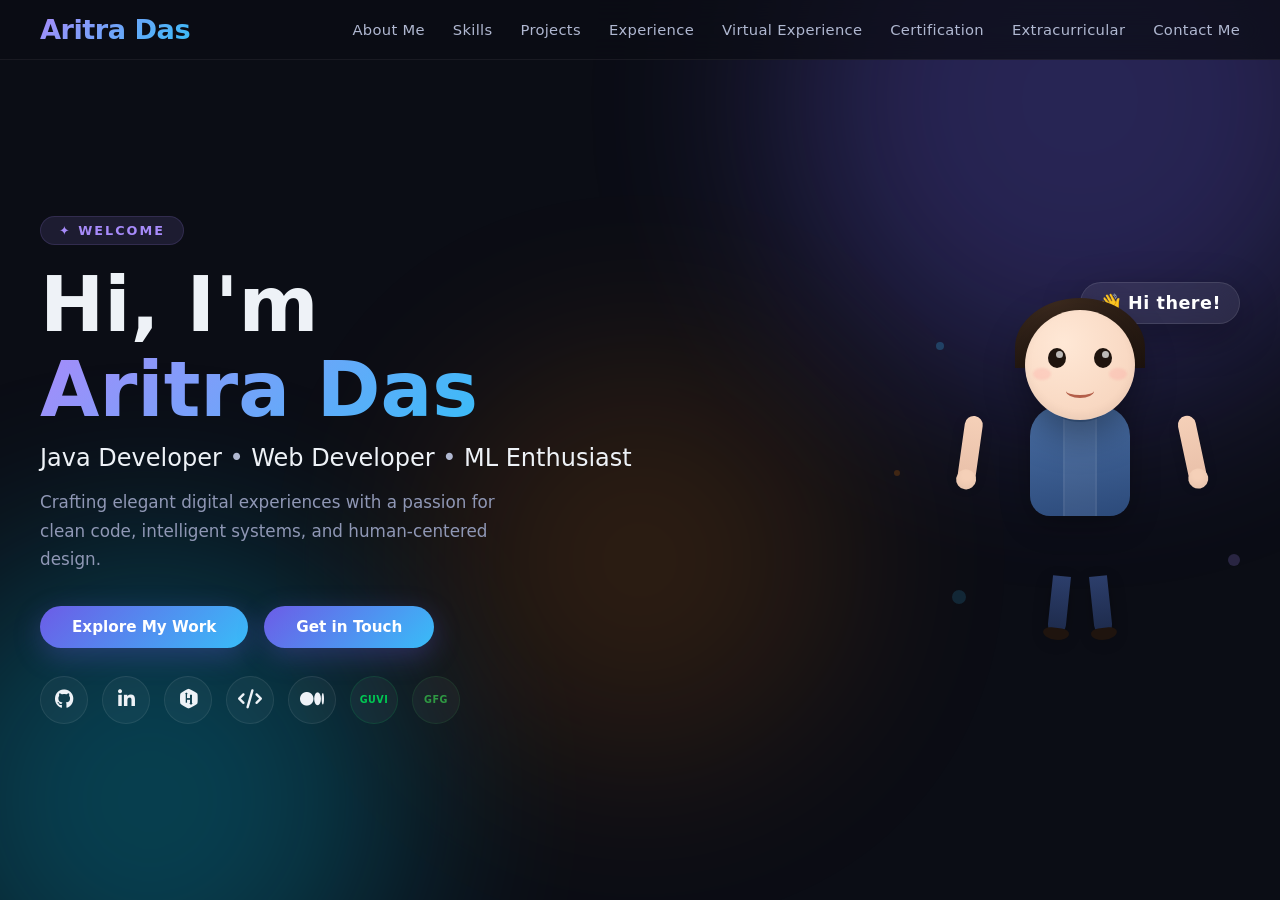
<file: index.html>
<!DOCTYPE html>
<html lang="en">
<head>
    <meta charset="UTF-8" />
    <meta name="viewport" content="width=device-width, initial-scale=1.0" />
    <title>Aritra Das | Portfolio</title>
    <!-- Font Awesome for social icons -->
    <link rel="stylesheet" href="https://cdnjs.cloudflare.com/ajax/libs/font-awesome/6.5.0/css/all.min.css" />
    <link rel="stylesheet" href="style.css" />
</head>
<body>

    <!-- Animated Background -->
    <div class="bg-glow">
        <span class="g1"></span>
        <span class="g2"></span>
        <span class="g3"></span>
    </div>

    <!-- HEADER -->
    <header>
        <nav class="navbar">
            <h2 class="logo">Aritra Das</h2>
            <ul class="nav-links">
                <li><a href="about.html">About Me</a></li>
                <li><a href="skills.html">Skills</a></li>
                <li><a href="projects.html">Projects</a></li>
                <li><a href="experience.html">Experience</a></li>
                <li><a href="virtual.html">Virtual Experience</a></li>
                <li><a href="certification.html">Certification</a></li>
                <li><a href="extracurricular.html">Extracurricular</a></li>
                <li><a href="contact.html">Contact Me</a></li>
            </ul>
        </nav>
    </header>

    <!-- HERO -->
    <section class="hero">
        <div class="hero-content">

            <!-- Left text -->
            <div class="hero-text">
                <div class="badge">✦ Welcome</div>
                <h1>
                    Hi, I'm <br />
                    <span class="highlight">Aritra Das</span>
                </h1>
                <div class="subtitle">
                    <span>Java Developer</span> &bull;
                    <span>Web Developer</span> &bull;
                    <span>ML Enthusiast</span>
                </div>
                <p>
                    Crafting elegant digital experiences with a passion for
                    clean code, intelligent systems, and human-centered design.
                </p>
                <div class="cta-group">
                    <a href="projects.html" class="btn btn-primary">Explore My Work</a>
                    <a href="contact.html" class="btn btn-outline">Get in Touch</a>
                </div>

                <!-- ─── SOCIAL LINKS ─── -->
                <div class="social-links">
                    <a href="https://github.com/AritraDasIT" target="_blank" class="social-icon" title="GitHub" aria-label="GitHub">
                        <i class="fab fa-github"></i>
                    </a>
                    <a href="https://www.linkedin.com/in/dasaritra2001/" target="_blank" class="social-icon" title="LinkedIn" aria-label="LinkedIn">
                        <i class="fab fa-linkedin-in"></i>
                    </a>
                    <a href="https://www.hackerrank.com/profile/rangitpartha" target="_blank" class="social-icon" title="HackerRank" aria-label="HackerRank">
                        <i class="fab fa-hackerrank"></i>
                    </a>
                    <a href="https://leetcode.com/u/DasAritra2001/" target="_blank" class="social-icon" title="LeetCode" aria-label="LeetCode">
                        <i class="fas fa-code"></i>
                    </a>
                    <a href="https://medium.com/@aritradas.stthomasit" target="_blank" class="social-icon" title="Medium" aria-label="Medium">
                        <i class="fab fa-medium-m"></i>
                    </a>
                    <a href="https://www.guvi.in/aritradasstthomasit07" target="_blank" class="social-icon guvi" title="GUVI" aria-label="GUVI">
                        <span class="text-logo">GUVI</span>
                    </a>
                    <a href="https://www.geeksforgeeks.org/profile/aritradasstthomasit" target="_blank" class="social-icon gfg" title="GeeksforGeeks" aria-label="GeeksforGeeks">
                        <span class="text-logo">GFG</span>
                    </a>
                </div>
                <!-- ─── END SOCIAL LINKS ─── -->

            </div>

            <!-- Right character -->
            <div class="hero-character">

                <!-- Floating particles -->
                <div class="particles">
                    <span class="particle"></span>
                    <span class="particle"></span>
                    <span class="particle"></span>
                    <span class="particle"></span>
                </div>

                <!-- Character -->
                <div class="character">

                    <!-- Speech bubble -->
                    <div class="speech-bubble">
                        <span class="wave-emoji">👋</span> Hi there!
                    </div>

                    <!-- Hair -->
                    <div class="char-hair"></div>

                    <!-- Head -->
                    <div class="char-head">
                        <!-- Eyes -->
                        <div class="char-eyes">
                            <span class="eye"></span>
                            <span class="eye"></span>
                        </div>
                        <!-- Cheeks -->
                        <div class="char-cheek l"></div>
                        <div class="char-cheek r"></div>
                        <!-- Mouth -->
                        <div class="char-mouth"></div>
                    </div>

                    <!-- Body -->
                    <div class="char-body"></div>

                    <!-- Arms -->
                    <div class="char-arm l">
                        <div class="char-hand"></div>
                    </div>
                    <div class="char-arm r">
                        <div class="char-hand"></div>
                    </div>

                    <!-- Legs -->
                    <div class="char-legs">
                        <div class="char-leg l">
                            <div class="char-shoe"></div>
                        </div>
                        <div class="char-leg r">
                            <div class="char-shoe"></div>
                        </div>
                    </div>

                </div><!-- /character -->
            </div><!-- /hero-character -->

        </div><!-- /hero-content -->
    </section>

</body>
</html>
</file>
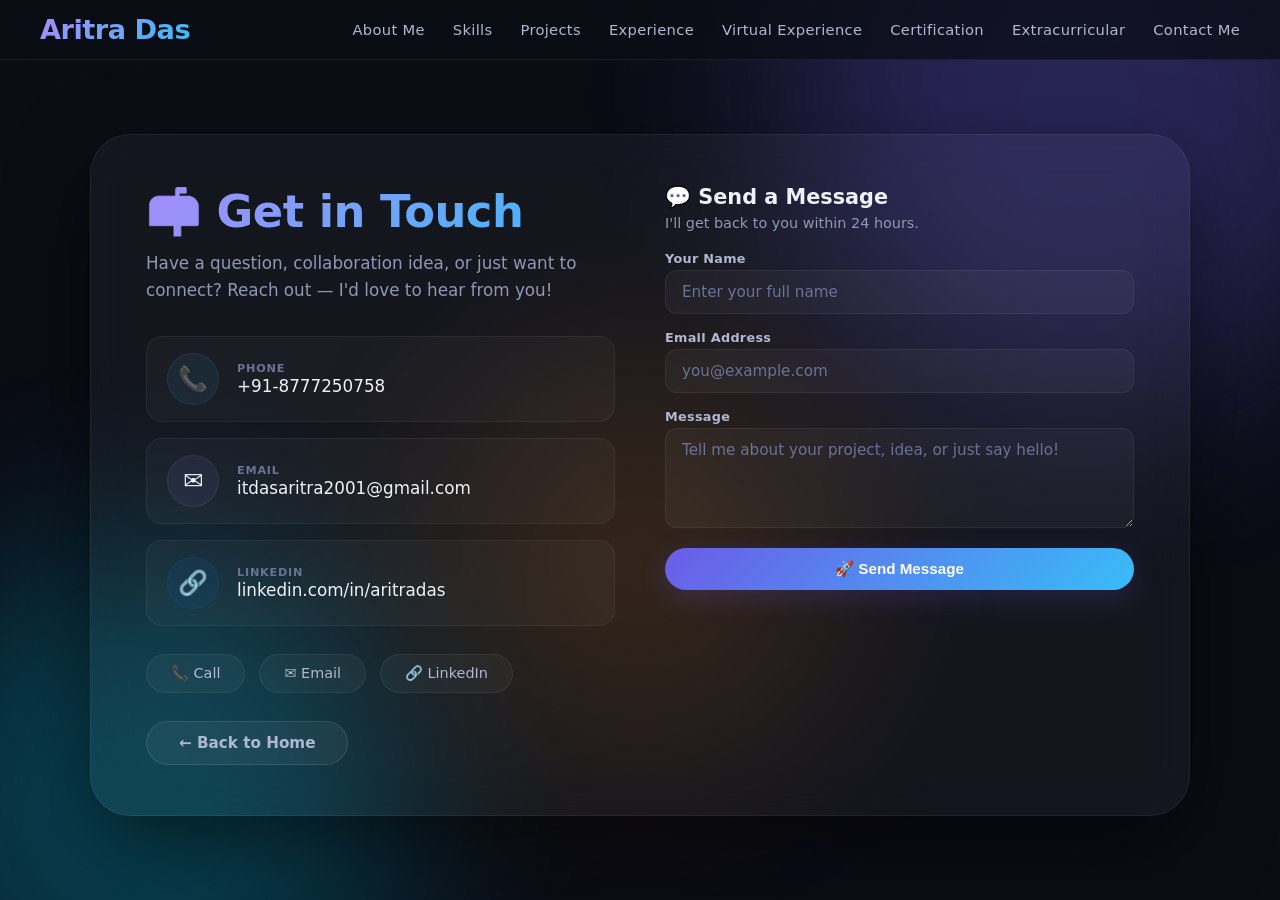
<file: contact.html>
<!DOCTYPE html>
<html lang="en">
<head>
    <meta charset="UTF-8">
    <meta name="viewport" content="width=device-width, initial-scale=1.0">
    <title>Contact | Aritra Das</title>
    <style>
        /* ───────────── RESET & BASE ───────────── */
        * {
            margin: 0;
            padding: 0;
            box-sizing: border-box;
        }

        body {
            font-family: 'Segoe UI', 'Poppins', system-ui, -apple-system, sans-serif;
            background: #0b0d15;
            color: #eef2f7;
            min-height: 100vh;
            overflow-x: hidden;
        }

        a {
            text-decoration: none;
            color: inherit;
        }

        /* ───────────── SCROLLBAR ───────────── */
        ::-webkit-scrollbar {
            width: 8px;
        }
        ::-webkit-scrollbar-track {
            background: #12162a;
        }
        ::-webkit-scrollbar-thumb {
            background: linear-gradient(135deg, #6c5ce7, #00b4d8);
            border-radius: 10px;
        }

        /* ───────────── ANIMATED BG ───────────── */
        .bg-glow {
            position: fixed;
            top: 0;
            left: 0;
            width: 100%;
            height: 100%;
            z-index: 0;
            pointer-events: none;
            overflow: hidden;
        }

        .bg-glow span {
            position: absolute;
            border-radius: 50%;
            filter: blur(100px);
            opacity: 0.3;
            animation: floatGlow 12s ease-in-out infinite alternate;
        }

        .bg-glow .g1 {
            width: 600px;
            height: 600px;
            top: -200px;
            right: -100px;
            background: #6c5ce7;
            animation-duration: 14s;
        }

        .bg-glow .g2 {
            width: 500px;
            height: 500px;
            bottom: -150px;
            left: -100px;
            background: #00b4d8;
            animation-duration: 18s;
            animation-delay: 2s;
        }

        .bg-glow .g3 {
            width: 400px;
            height: 400px;
            top: 40%;
            left: 50%;
            transform: translateX(-50%);
            background: #f77f00;
            animation-duration: 16s;
            animation-delay: 4s;
            opacity: 0.15;
        }

        @keyframes floatGlow {
            0% {
                transform: translate(0, 0) scale(1);
            }
            100% {
                transform: translate(60px, -40px) scale(1.2);
            }
        }

        /* ───────────── HEADER / NAV ───────────── */
        header {
            position: fixed;
            top: 0;
            left: 0;
            width: 100%;
            z-index: 1000;
            padding: 14px 40px;
            background: rgba(11, 13, 21, 0.75);
            backdrop-filter: blur(18px);
            -webkit-backdrop-filter: blur(18px);
            border-bottom: 1px solid rgba(255, 255, 255, 0.06);
            transition: 0.3s;
        }

        .navbar {
            max-width: 1400px;
            margin: 0 auto;
            display: flex;
            align-items: center;
            justify-content: space-between;
        }

        .logo {
            font-size: 1.7rem;
            font-weight: 700;
            background: linear-gradient(135deg, #a78bfa, #38bdf8);
            -webkit-background-clip: text;
            -webkit-text-fill-color: transparent;
            letter-spacing: -0.5px;
            cursor: default;
        }

        .nav-links {
            display: flex;
            list-style: none;
            gap: 28px;
            flex-wrap: wrap;
        }

        .nav-links li a {
            font-size: 0.92rem;
            font-weight: 500;
            color: #b0b8d1;
            transition: 0.3s;
            position: relative;
            letter-spacing: 0.3px;
        }

        .nav-links li a::after {
            content: '';
            position: absolute;
            left: 0;
            bottom: -4px;
            width: 0;
            height: 2px;
            background: linear-gradient(90deg, #a78bfa, #38bdf8);
            transition: 0.3s;
        }

        .nav-links li a:hover {
            color: #fff;
        }

        .nav-links li a:hover::after {
            width: 100%;
        }

        /* ───────────── HERO / CONTACT PAGE ───────────── */
        .hero {
            position: relative;
            z-index: 1;
            min-height: 100vh;
            display: flex;
            align-items: center;
            justify-content: center;
            padding: 130px 40px 80px;
        }

        .hero-content {
            max-width: 1300px;
            width: 100%;
            display: flex;
            align-items: center;
            justify-content: center;
        }

        /* ─── Contact Card (glass) ─── */
        .contact-card {
            background: rgba(255, 255, 255, 0.04);
            backdrop-filter: blur(20px);
            -webkit-backdrop-filter: blur(20px);
            border: 1px solid rgba(255, 255, 255, 0.06);
            border-radius: 40px;
            padding: 50px 55px;
            width: 100%;
            max-width: 1100px;
            box-shadow: 0 30px 80px rgba(0, 0, 0, 0.5);
            transition: 0.3s;
            display: grid;
            grid-template-columns: 1fr 1fr;
            gap: 50px;
            align-items: start;
        }

        /* ─── Left Column: Contact Info ─── */
        .contact-info h1 {
            font-size: 2.8rem;
            font-weight: 800;
            background: linear-gradient(135deg, #a78bfa, #38bdf8);
            -webkit-background-clip: text;
            -webkit-text-fill-color: transparent;
            margin-bottom: 12px;
            letter-spacing: -0.5px;
        }

        .contact-info .subtitle {
            color: #8f97b5;
            font-size: 1.05rem;
            margin-bottom: 32px;
            line-height: 1.6;
        }

        /* ─── Contact Item ─── */
        .contact-item {
            display: flex;
            align-items: center;
            gap: 18px;
            padding: 16px 20px;
            background: rgba(255, 255, 255, 0.03);
            border: 1px solid rgba(255, 255, 255, 0.05);
            border-radius: 16px;
            margin-bottom: 16px;
            transition: 0.3s;
            cursor: pointer;
        }

        .contact-item:hover {
            background: rgba(255, 255, 255, 0.06);
            border-color: rgba(167, 139, 250, 0.2);
            transform: translateX(6px);
        }

        .contact-item .icon-circle {
            width: 52px;
            height: 52px;
            border-radius: 50%;
            display: flex;
            align-items: center;
            justify-content: center;
            font-size: 1.5rem;
            flex-shrink: 0;
            background: rgba(167, 139, 250, 0.08);
            border: 1px solid rgba(167, 139, 250, 0.1);
        }

        .contact-item .icon-circle.phone {
            background: rgba(56, 189, 248, 0.08);
            border-color: rgba(56, 189, 248, 0.1);
        }

        .contact-item .icon-circle.email {
            background: rgba(167, 139, 250, 0.08);
            border-color: rgba(167, 139, 250, 0.1);
        }

        .contact-item .icon-circle.linkedin {
            background: rgba(10, 102, 194, 0.1);
            border-color: rgba(10, 102, 194, 0.15);
        }

        .contact-item .contact-detail {
            flex: 1;
        }

        .contact-item .contact-detail .label {
            font-size: 0.7rem;
            text-transform: uppercase;
            letter-spacing: 0.8px;
            color: #6a7295;
            font-weight: 600;
        }

        .contact-item .contact-detail .value {
            font-size: 1.05rem;
            font-weight: 500;
            color: #eef2f7;
            margin-top: 1px;
        }

        .contact-item .contact-detail .value a {
            color: #eef2f7;
            transition: 0.3s;
        }

        .contact-item .contact-detail .value a:hover {
            color: #a78bfa;
        }

        /* ─── Social / Action Icons ─── */
        .contact-actions {
            display: flex;
            gap: 14px;
            margin-top: 28px;
            flex-wrap: wrap;
        }

        .contact-actions .social-btn {
            display: inline-flex;
            align-items: center;
            gap: 10px;
            padding: 10px 24px;
            border-radius: 60px;
            font-weight: 500;
            font-size: 0.9rem;
            background: rgba(255, 255, 255, 0.04);
            border: 1px solid rgba(255, 255, 255, 0.06);
            color: #b0b8d1;
            transition: 0.3s;
        }

        .contact-actions .social-btn:hover {
            background: rgba(167, 139, 250, 0.12);
            border-color: rgba(167, 139, 250, 0.2);
            color: #fff;
            transform: translateY(-2px);
        }

        /* ─── Right Column: Contact Form ─── */
        .contact-form-side {
            display: flex;
            flex-direction: column;
        }

        .contact-form-side .form-title {
            font-size: 1.3rem;
            font-weight: 700;
            color: #eef2f7;
            margin-bottom: 6px;
        }

        .contact-form-side .form-sub {
            color: #8f97b5;
            font-size: 0.9rem;
            margin-bottom: 20px;
        }

        .form-group {
            margin-bottom: 16px;
        }

        .form-group label {
            display: block;
            font-size: 0.8rem;
            font-weight: 600;
            color: #b0b8d1;
            margin-bottom: 4px;
            letter-spacing: 0.3px;
        }

        .form-group input,
        .form-group textarea {
            width: 100%;
            padding: 12px 16px;
            background: rgba(255, 255, 255, 0.04);
            border: 1px solid rgba(255, 255, 255, 0.06);
            border-radius: 12px;
            color: #eef2f7;
            font-family: inherit;
            font-size: 0.95rem;
            transition: 0.3s;
            outline: none;
        }

        .form-group input:focus,
        .form-group textarea:focus {
            border-color: rgba(167, 139, 250, 0.3);
            background: rgba(255, 255, 255, 0.06);
            box-shadow: 0 0 20px rgba(167, 139, 250, 0.05);
        }

        .form-group input::placeholder,
        .form-group textarea::placeholder {
            color: #6a7295;
        }

        .form-group textarea {
            resize: vertical;
            min-height: 100px;
        }

        .submit-btn {
            padding: 12px 36px;
            border-radius: 60px;
            font-weight: 600;
            font-size: 0.95rem;
            background: linear-gradient(135deg, #6c5ce7, #38bdf8);
            border: none;
            color: #fff;
            cursor: pointer;
            transition: 0.3s;
            box-shadow: 0 8px 28px rgba(108, 92, 231, 0.2);
            width: 100%;
        }

        .submit-btn:hover {
            transform: translateY(-2px);
            box-shadow: 0 12px 36px rgba(108, 92, 231, 0.35);
        }

        /* ─── Back button ─── */
        .back-btn {
            display: inline-flex;
            align-items: center;
            gap: 10px;
            margin-top: 28px;
            padding: 12px 32px;
            border-radius: 60px;
            font-weight: 600;
            font-size: 0.95rem;
            background: rgba(255, 255, 255, 0.05);
            border: 1.5px solid rgba(255, 255, 255, 0.10);
            color: #b0b8d1;
            transition: 0.3s;
            width: fit-content;
        }

        .back-btn:hover {
            background: rgba(167, 139, 250, 0.15);
            border-color: #a78bfa;
            color: #fff;
            transform: translateX(-4px);
        }

        /* ───────────── RESPONSIVE ───────────── */
        @media (max-width: 968px) {
            .contact-card {
                grid-template-columns: 1fr;
                gap: 30px;
                padding: 35px 30px;
            }

            .contact-info h1 {
                font-size: 2.2rem;
                text-align: center;
            }

            .contact-info .subtitle {
                text-align: center;
            }

            .contact-item {
                padding: 14px 16px;
            }

            .contact-actions {
                justify-content: center;
            }

            header {
                padding: 10px 20px;
            }
            .nav-links {
                gap: 14px;
            }
            .nav-links li a {
                font-size: 0.78rem;
            }
            .logo {
                font-size: 1.3rem;
            }

            .back-btn {
                display: flex;
                justify-content: center;
                width: fit-content;
                margin-left: auto;
                margin-right: auto;
            }
        }

        @media (max-width: 600px) {
            .nav-links {
                gap: 10px;
                justify-content: center;
            }
            .nav-links li a {
                font-size: 0.7rem;
            }
            .hero {
                padding: 100px 16px 60px;
            }
            .contact-card {
                padding: 25px 18px;
                border-radius: 28px;
            }
            .contact-info h1 {
                font-size: 1.8rem;
            }
            .contact-item .icon-circle {
                width: 44px;
                height: 44px;
                font-size: 1.2rem;
            }
            .contact-item .contact-detail .value {
                font-size: 0.9rem;
            }
            .contact-actions .social-btn {
                padding: 8px 16px;
                font-size: 0.8rem;
            }
            .back-btn {
                padding: 10px 22px;
                font-size: 0.85rem;
            }
            .form-group input,
            .form-group textarea {
                padding: 10px 14px;
                font-size: 0.85rem;
            }
            .submit-btn {
                padding: 10px 28px;
                font-size: 0.85rem;
            }
        }
    </style>
</head>
<body>

    <!-- Animated Background -->
    <div class="bg-glow">
        <span class="g1"></span>
        <span class="g2"></span>
        <span class="g3"></span>
    </div>

    <!-- HEADER -->
    <header>
        <nav class="navbar">
            <h2 class="logo">Aritra Das</h2>
            <ul class="nav-links">
                <li><a href="about.html">About Me</a></li>
                <li><a href="skills.html">Skills</a></li>
                <li><a href="projects.html">Projects</a></li>
                <li><a href="experience.html">Experience</a></li>
                <li><a href="virtual.html">Virtual Experience</a></li>
                <li><a href="certification.html">Certification</a></li>
                <li><a href="extracurricular.html">Extracurricular</a></li>
                <li><a href="contact.html">Contact Me</a></li>
            </ul>
        </nav>
    </header>

    <!-- CONTACT SECTION -->
    <section class="hero">
        <div class="hero-content">

            <div class="contact-card">

                <!-- ─── LEFT: Contact Info ─── -->
                <div class="contact-info">
                    <h1>📬 Get in Touch</h1>
                    <p class="subtitle">
                        Have a question, collaboration idea, or just want to connect?
                        Reach out — I'd love to hear from you!
                    </p>

                    <!-- Phone -->
                    <div class="contact-item">
                        <div class="icon-circle phone">📞</div>
                        <div class="contact-detail">
                            <div class="label">Phone</div>
                            <div class="value"><a href="tel:+919876543210">+91-8777250758</a></div>
                        </div>
                    </div>

                    <!-- Email -->
                    <div class="contact-item">
                        <div class="icon-circle email">✉️</div>
                        <div class="contact-detail">
                            <div class="label">Email</div>
                            <div class="value"><a href="mailto:aritradas@email.com">itdasaritra2001@gmail.com
</a></div>
                        </div>
                    </div>

                    <!-- LinkedIn -->
                    <div class="contact-item">
                        <div class="icon-circle linkedin">🔗</div>
                        <div class="contact-detail">
                            <div class="label">LinkedIn</div>
                            <div class="value">
                                <a href="https://www.linkedin.com/in/dasaritra2001/" target="_blank">
                                    linkedin.com/in/aritradas
                                </a>
                            </div>
                        </div>
                    </div>

                    <!-- Social Quick Actions -->
                    <div class="contact-actions">
                        <a href="tel:+91-8777250758" class="social-btn">📞 Call</a>
                        <a href="mailto:aritradas@email.com" class="social-btn">✉️ Email</a>
                        <a href="https://linkedin.com/in/aritradas" target="_blank" class="social-btn">🔗 LinkedIn</a>
                    </div>

                    <!-- Back Button -->
                    <a href="index.html" class="back-btn">← Back to Home</a>
                </div>

                <!-- ─── RIGHT: Contact Form ─── -->
                <div class="contact-form-side">
                    <div class="form-title">💬 Send a Message</div>
                    <div class="form-sub">I'll get back to you within 24 hours.</div>

                    <form action="#" method="POST">
                        <div class="form-group">
                            <label for="name">Your Name</label>
                            <input type="text" id="name" placeholder="Enter your full name" required>
                        </div>

                        <div class="form-group">
                            <label for="email">Email Address</label>
                            <input type="email" id="email" placeholder="you@example.com" required>
                        </div>

                        <div class="form-group">
                            <label for="message">Message</label>
                            <textarea id="message" placeholder="Tell me about your project, idea, or just say hello!"></textarea>
                        </div>

                        <button type="submit" class="submit-btn">🚀 Send Message</button>
                    </form>
                </div>

            </div><!-- /contact-card -->

        </div><!-- /hero-content -->
    </section>

</body>
</html>
</file>
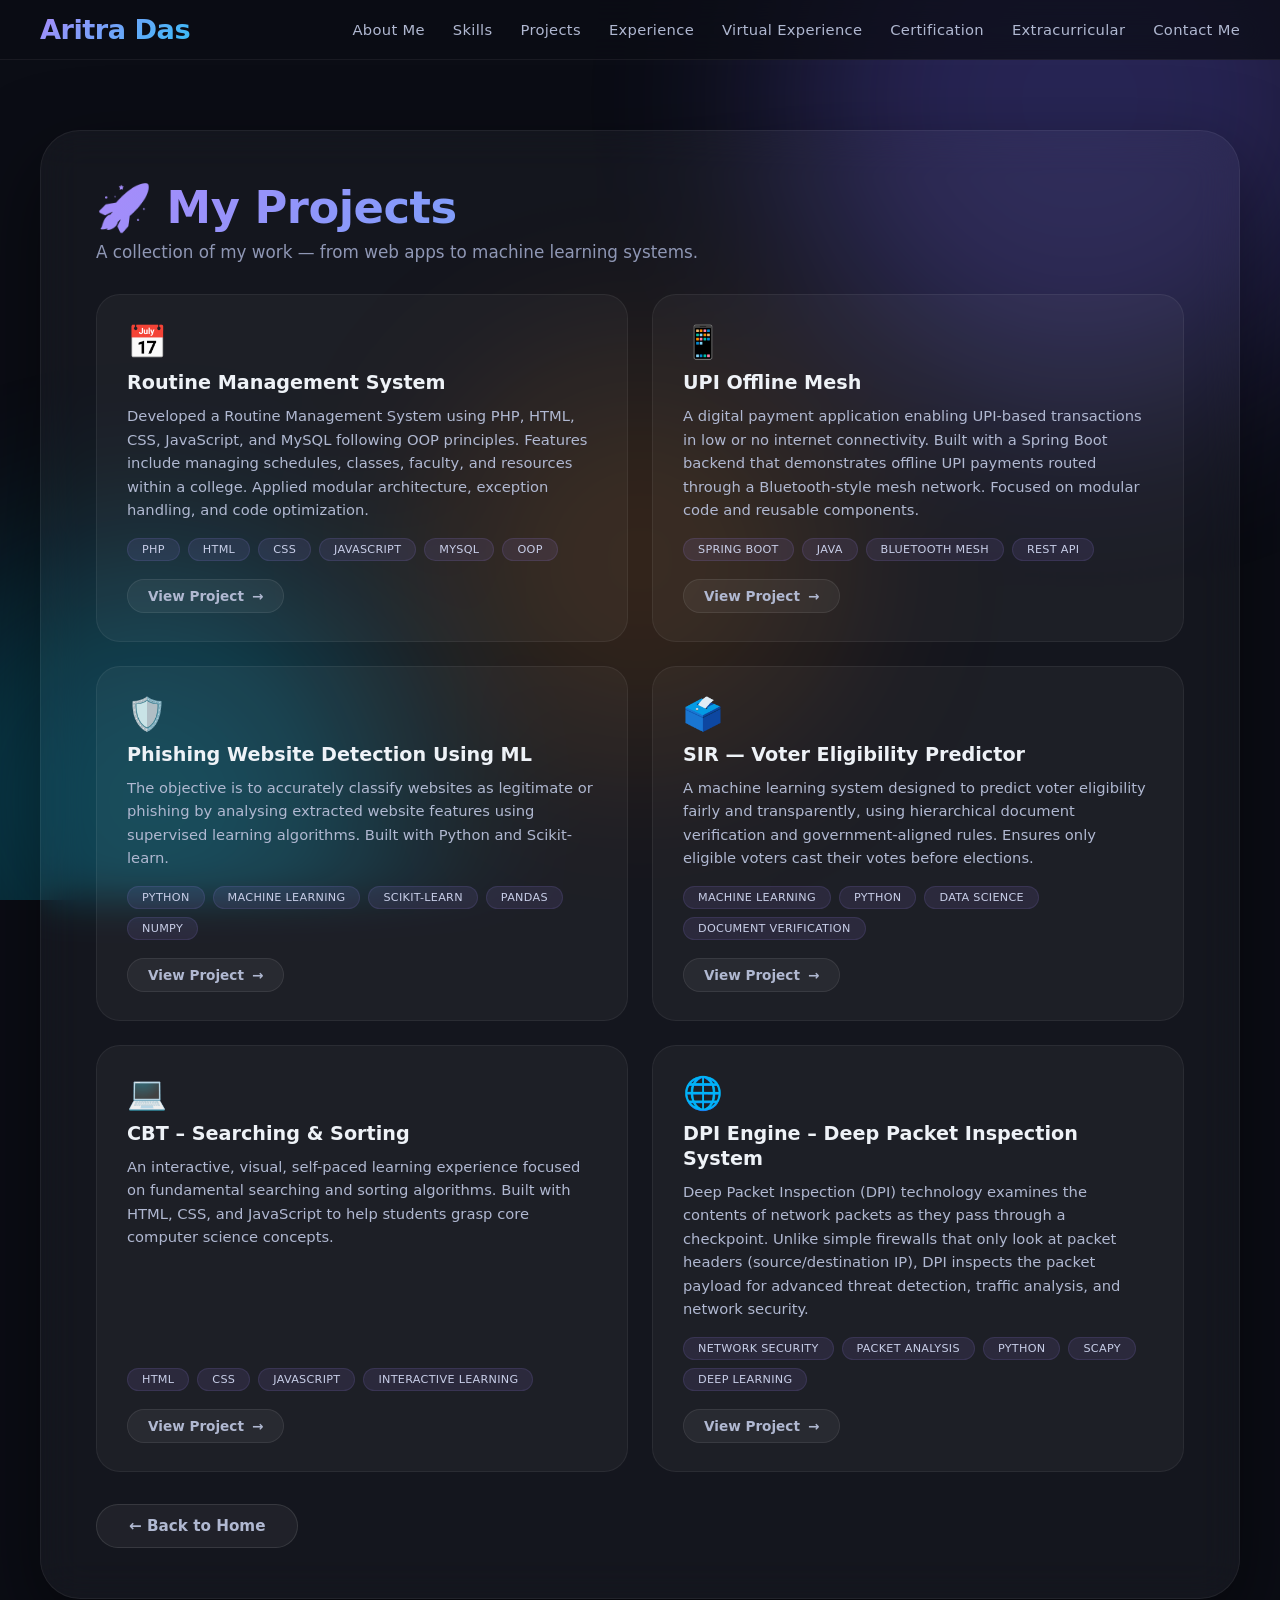
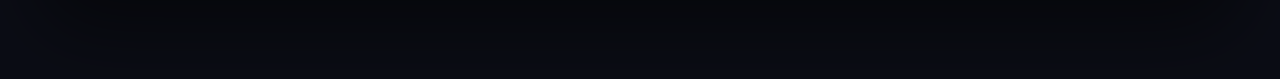
<file: projects.html>
<!DOCTYPE html>
<html lang="en">
<head>
    <meta charset="UTF-8">
    <meta name="viewport" content="width=device-width, initial-scale=1.0">
    <title>Projects | Aritra Das</title>
    <style>
        /* ───────────── RESET & BASE ───────────── */
        * {
            margin: 0;
            padding: 0;
            box-sizing: border-box;
        }

        body {
            font-family: 'Segoe UI', 'Poppins', system-ui, -apple-system, sans-serif;
            background: #0b0d15;
            color: #eef2f7;
            min-height: 100vh;
            overflow-x: hidden;
        }

        a {
            text-decoration: none;
            color: inherit;
        }

        /* ───────────── SCROLLBAR ───────────── */
        ::-webkit-scrollbar {
            width: 8px;
        }
        ::-webkit-scrollbar-track {
            background: #12162a;
        }
        ::-webkit-scrollbar-thumb {
            background: linear-gradient(135deg, #6c5ce7, #00b4d8);
            border-radius: 10px;
        }

        /* ───────────── ANIMATED BG ───────────── */
        .bg-glow {
            position: fixed;
            top: 0;
            left: 0;
            width: 100%;
            height: 100%;
            z-index: 0;
            pointer-events: none;
            overflow: hidden;
        }

        .bg-glow span {
            position: absolute;
            border-radius: 50%;
            filter: blur(100px);
            opacity: 0.3;
            animation: floatGlow 12s ease-in-out infinite alternate;
        }

        .bg-glow .g1 {
            width: 600px;
            height: 600px;
            top: -200px;
            right: -100px;
            background: #6c5ce7;
            animation-duration: 14s;
        }

        .bg-glow .g2 {
            width: 500px;
            height: 500px;
            bottom: -150px;
            left: -100px;
            background: #00b4d8;
            animation-duration: 18s;
            animation-delay: 2s;
        }

        .bg-glow .g3 {
            width: 400px;
            height: 400px;
            top: 40%;
            left: 50%;
            transform: translateX(-50%);
            background: #f77f00;
            animation-duration: 16s;
            animation-delay: 4s;
            opacity: 0.15;
        }

        @keyframes floatGlow {
            0% {
                transform: translate(0, 0) scale(1);
            }
            100% {
                transform: translate(60px, -40px) scale(1.2);
            }
        }

        /* ───────────── HEADER / NAV ───────────── */
        header {
            position: fixed;
            top: 0;
            left: 0;
            width: 100%;
            z-index: 1000;
            padding: 14px 40px;
            background: rgba(11, 13, 21, 0.75);
            backdrop-filter: blur(18px);
            -webkit-backdrop-filter: blur(18px);
            border-bottom: 1px solid rgba(255, 255, 255, 0.06);
            transition: 0.3s;
        }

        .navbar {
            max-width: 1400px;
            margin: 0 auto;
            display: flex;
            align-items: center;
            justify-content: space-between;
        }

        .logo {
            font-size: 1.7rem;
            font-weight: 700;
            background: linear-gradient(135deg, #a78bfa, #38bdf8);
            -webkit-background-clip: text;
            -webkit-text-fill-color: transparent;
            letter-spacing: -0.5px;
            cursor: default;
        }

        .nav-links {
            display: flex;
            list-style: none;
            gap: 28px;
            flex-wrap: wrap;
        }

        .nav-links li a {
            font-size: 0.92rem;
            font-weight: 500;
            color: #b0b8d1;
            transition: 0.3s;
            position: relative;
            letter-spacing: 0.3px;
        }

        .nav-links li a::after {
            content: '';
            position: absolute;
            left: 0;
            bottom: -4px;
            width: 0;
            height: 2px;
            background: linear-gradient(90deg, #a78bfa, #38bdf8);
            transition: 0.3s;
        }

        .nav-links li a:hover {
            color: #fff;
        }

        .nav-links li a:hover::after {
            width: 100%;
        }

        /* ───────────── HERO / PROJECTS PAGE ───────────── */
        .hero {
            position: relative;
            z-index: 1;
            min-height: 100vh;
            display: flex;
            align-items: flex-start;
            justify-content: center;
            padding: 130px 40px 80px;
        }

        .hero-content {
            max-width: 1300px;
            width: 100%;
            display: flex;
            align-items: center;
            justify-content: center;
        }

        /* ─── Projects Card (glass) ─── */
        .projects-card {
            background: rgba(255, 255, 255, 0.04);
            backdrop-filter: blur(20px);
            -webkit-backdrop-filter: blur(20px);
            border: 1px solid rgba(255, 255, 255, 0.06);
            border-radius: 40px;
            padding: 50px 55px;
            width: 100%;
            max-width: 1200px;
            box-shadow: 0 30px 80px rgba(0, 0, 0, 0.5);
            transition: 0.3s;
        }

        .projects-card h1 {
            font-size: 2.8rem;
            font-weight: 800;
            background: linear-gradient(135deg, #a78bfa, #38bdf8);
            -webkit-background-clip: text;
            -webkit-text-fill-color: transparent;
            margin-bottom: 8px;
            letter-spacing: -0.5px;
        }

        .projects-subtitle {
            color: #8f97b5;
            font-size: 1.05rem;
            margin-bottom: 32px;
        }

        /* ─── Project Grid ─── */
        .project-grid {
            display: grid;
            grid-template-columns: 1fr 1fr;
            gap: 24px;
        }

        /* ─── Project Card ─── */
        .project-item {
            background: rgba(255, 255, 255, 0.04);
            border: 1px solid rgba(255, 255, 255, 0.06);
            border-radius: 24px;
            padding: 28px 30px;
            transition: 0.3s;
            display: flex;
            flex-direction: column;
        }

        .project-item:hover {
            background: rgba(255, 255, 255, 0.07);
            border-color: rgba(167, 139, 250, 0.2);
            transform: translateY(-4px);
            box-shadow: 0 16px 40px rgba(0, 0, 0, 0.3);
        }

        .project-item .project-icon {
            font-size: 2rem;
            margin-bottom: 10px;
        }

        .project-item h3 {
            font-size: 1.2rem;
            font-weight: 700;
            color: #eef2f7;
            margin-bottom: 8px;
            line-height: 1.3;
        }

        .project-item .project-desc {
            font-size: 0.92rem;
            color: #b0b8d1;
            line-height: 1.6;
            margin-bottom: 16px;
            flex: 1;
        }

        /* Tech tags */
        .project-tech {
            display: flex;
            flex-wrap: wrap;
            gap: 8px;
            margin-bottom: 18px;
        }

        .tech-tag {
            background: rgba(167, 139, 250, 0.10);
            border: 1px solid rgba(167, 139, 250, 0.12);
            padding: 4px 14px;
            border-radius: 40px;
            font-size: 0.7rem;
            font-weight: 500;
            color: #c8cee8;
            letter-spacing: 0.3px;
            text-transform: uppercase;
        }

        .tech-tag:hover {
            background: rgba(167, 139, 250, 0.20);
            border-color: rgba(167, 139, 250, 0.3);
        }

        /* Project link button */
        .project-link {
            display: inline-flex;
            align-items: center;
            gap: 8px;
            padding: 8px 20px;
            border-radius: 40px;
            font-weight: 600;
            font-size: 0.85rem;
            background: rgba(255, 255, 255, 0.05);
            border: 1.5px solid rgba(255, 255, 255, 0.08);
            color: #b0b8d1;
            transition: 0.3s;
            width: fit-content;
            margin-top: auto;
        }

        .project-link:hover {
            background: rgba(167, 139, 250, 0.15);
            border-color: #a78bfa;
            color: #fff;
            transform: translateX(4px);
        }

        .project-link .arrow {
            transition: 0.3s;
        }

        .project-link:hover .arrow {
            transform: translateX(4px);
        }

        /* ─── Back button ─── */
        .back-btn {
            display: inline-flex;
            align-items: center;
            gap: 10px;
            margin-top: 32px;
            padding: 12px 32px;
            border-radius: 60px;
            font-weight: 600;
            font-size: 0.95rem;
            background: rgba(255, 255, 255, 0.05);
            border: 1.5px solid rgba(255, 255, 255, 0.10);
            color: #b0b8d1;
            transition: 0.3s;
        }

        .back-btn:hover {
            background: rgba(167, 139, 250, 0.15);
            border-color: #a78bfa;
            color: #fff;
            transform: translateX(-4px);
        }

        /* ───────────── RESPONSIVE ───────────── */
        @media (max-width: 968px) {
            .project-grid {
                grid-template-columns: 1fr;
            }

            .projects-card {
                padding: 35px 30px;
            }

            .projects-card h1 {
                font-size: 2.2rem;
                text-align: center;
            }

            .projects-subtitle {
                text-align: center;
            }

            header {
                padding: 10px 20px;
            }
            .nav-links {
                gap: 14px;
            }
            .nav-links li a {
                font-size: 0.78rem;
            }
            .logo {
                font-size: 1.3rem;
            }

            .back-btn {
                display: flex;
                justify-content: center;
                width: fit-content;
                margin-left: auto;
                margin-right: auto;
            }
        }

        @media (max-width: 600px) {
            .nav-links {
                gap: 10px;
                justify-content: center;
            }
            .nav-links li a {
                font-size: 0.7rem;
            }
            .hero {
                padding: 100px 16px 60px;
            }
            .projects-card {
                padding: 25px 18px;
                border-radius: 28px;
            }
            .projects-card h1 {
                font-size: 1.8rem;
            }
            .project-item {
                padding: 20px 18px;
            }
            .project-item h3 {
                font-size: 1.05rem;
            }
            .project-item .project-desc {
                font-size: 0.85rem;
            }
            .tech-tag {
                font-size: 0.65rem;
                padding: 3px 10px;
            }
            .project-link {
                font-size: 0.8rem;
                padding: 6px 16px;
            }
            .back-btn {
                padding: 10px 22px;
                font-size: 0.85rem;
            }
        }
    </style>
</head>
<body>

    <!-- Animated Background -->
    <div class="bg-glow">
        <span class="g1"></span>
        <span class="g2"></span>
        <span class="g3"></span>
    </div>

    <!-- HEADER -->
    <header>
        <nav class="navbar">
            <h2 class="logo">Aritra Das</h2>
            <ul class="nav-links">
                <li><a href="about.html">About Me</a></li>
                <li><a href="skills.html">Skills</a></li>
                <li><a href="projects.html">Projects</a></li>
                <li><a href="experience.html">Experience</a></li>
                <li><a href="virtual.html">Virtual Experience</a></li>
                <li><a href="certification.html">Certification</a></li>
                <li><a href="extracurricular.html">Extracurricular</a></li>
                <li><a href="contact.html">Contact Me</a></li>
            </ul>
        </nav>
    </header>

    <!-- PROJECTS SECTION -->
    <section class="hero">
        <div class="hero-content">

            <div class="projects-card">

                <h1>🚀 My Projects</h1>
                <p class="projects-subtitle">A collection of my work — from web apps to machine learning systems.</p>

                <div class="project-grid">

                    <!-- 1. Routine Management System -->
                    <div class="project-item">
                        <div class="project-icon">📅</div>
                        <h3>Routine Management System</h3>
                        <p class="project-desc">
                            Developed a Routine Management System using PHP, HTML, CSS, JavaScript, and MySQL following OOP principles.
                            Features include managing schedules, classes, faculty, and resources within a college. Applied modular
                            architecture, exception handling, and code optimization.
                        </p>
                        <div class="project-tech">
                            <span class="tech-tag">PHP</span>
                            <span class="tech-tag">HTML</span>
                            <span class="tech-tag">CSS</span>
                            <span class="tech-tag">JavaScript</span>
                            <span class="tech-tag">MySQL</span>
                            <span class="tech-tag">OOP</span>
                        </div>
                        <a href="https://github.com/AritraDasIT/Routine_Management_System" class="project-link">
                            View Project <span class="arrow">→</span>
                        </a>
                    </div>

                    <!-- 2. UPI Offline Mesh -->
                    <div class="project-item">
                        <div class="project-icon">📱</div>
                        <h3>UPI Offline Mesh</h3>
                        <p class="project-desc">
                            A digital payment application enabling UPI-based transactions in low or no internet connectivity.
                            Built with a Spring Boot backend that demonstrates offline UPI payments routed through a Bluetooth-style
                            mesh network. Focused on modular code and reusable components.
                        </p>
                        <div class="project-tech">
                            <span class="tech-tag">Spring Boot</span>
                            <span class="tech-tag">Java</span>
                            <span class="tech-tag">Bluetooth Mesh</span>
                            <span class="tech-tag">REST API</span>
                        </div>
                        <a href="#" class="project-link">
                            View Project <span class="arrow">→</span>
                        </a>
                    </div>

                    <!-- 3. Phishing Website Detection Using ML -->
                    <div class="project-item">
                        <div class="project-icon">🛡️</div>
                        <h3>Phishing Website Detection Using ML</h3>
                        <p class="project-desc">
                            The objective is to accurately classify websites as legitimate or phishing by analysing extracted
                            website features using supervised learning algorithms. Built with Python and Scikit-learn.
                        </p>
                        <div class="project-tech">
                            <span class="tech-tag">Python</span>
                            <span class="tech-tag">Machine Learning</span>
                            <span class="tech-tag">Scikit-learn</span>
                            <span class="tech-tag">Pandas</span>
                            <span class="tech-tag">NumPy</span>
                        </div>
                        <a href="https://github.com/AritraDasIT/Phishing-Website-Detection-Using-Machine-Learning" class="project-link">
                            View Project <span class="arrow">→</span>
                        </a>
                    </div>

                    <!-- 4. SIR: Special Intensive Revision -->
                    <div class="project-item">
                        <div class="project-icon">🗳️</div>
                        <h3>SIR — Voter Eligibility Predictor</h3>
                        <p class="project-desc">
                            A machine learning system designed to predict voter eligibility fairly and transparently, using
                            hierarchical document verification and government-aligned rules. Ensures only eligible voters cast
                            their votes before elections.
                        </p>
                        <div class="project-tech">
                            <span class="tech-tag">Machine Learning</span>
                            <span class="tech-tag">Python</span>
                            <span class="tech-tag">Data Science</span>
                            <span class="tech-tag">Document Verification</span>
                        </div>
                        <a href="https://github.com/AritraDasIT/Special-Intensive-Revision-SIR-Before-Election-Voter-Eligibility-Using-ML" class="project-link">
                            View Project <span class="arrow">→</span>
                        </a>
                    </div>

                    <!-- 5. CBT – Searching & Sorting -->
                    <div class="project-item">
                        <div class="project-icon">💻</div>
                        <h3>CBT – Searching &amp; Sorting</h3>
                        <p class="project-desc">
                            An interactive, visual, self-paced learning experience focused on fundamental searching and sorting
                            algorithms. Built with HTML, CSS, and JavaScript to help students grasp core computer science concepts.
                        </p>
                        <div class="project-tech">
                            <span class="tech-tag">HTML</span>
                            <span class="tech-tag">CSS</span>
                            <span class="tech-tag">JavaScript</span>
                            <span class="tech-tag">Interactive Learning</span>
                        </div>
                        <a href="#" class="project-link">
                            View Project <span class="arrow">→</span>
                        </a>
                    </div>

                    <!-- 6. DPI Engine - Deep Packet Inspection System (NEW) -->
                    <div class="project-item">
                        <div class="project-icon">🌐</div>
                        <h3>DPI Engine – Deep Packet Inspection System</h3>
                        <p class="project-desc">
                            Deep Packet Inspection (DPI) technology examines the contents of network packets as they pass through
                            a checkpoint. Unlike simple firewalls that only look at packet headers (source/destination IP), DPI
                            inspects the packet payload for advanced threat detection, traffic analysis, and network security.
                        </p>
                        <div class="project-tech">
                            <span class="tech-tag">Network Security</span>
                            <span class="tech-tag">Packet Analysis</span>
                            <span class="tech-tag">Python</span>
                            <span class="tech-tag">Scapy</span>
                            <span class="tech-tag">Deep Learning</span>
                        </div>
                        <a href="#" class="project-link">
                            View Project <span class="arrow">→</span>
                        </a>
                    </div>

                </div><!-- /project-grid -->

                <a href="index.html" class="back-btn">← Back to Home</a>

            </div><!-- /projects-card -->

        </div><!-- /hero-content -->
    </section>

</body>
</html>
</file>
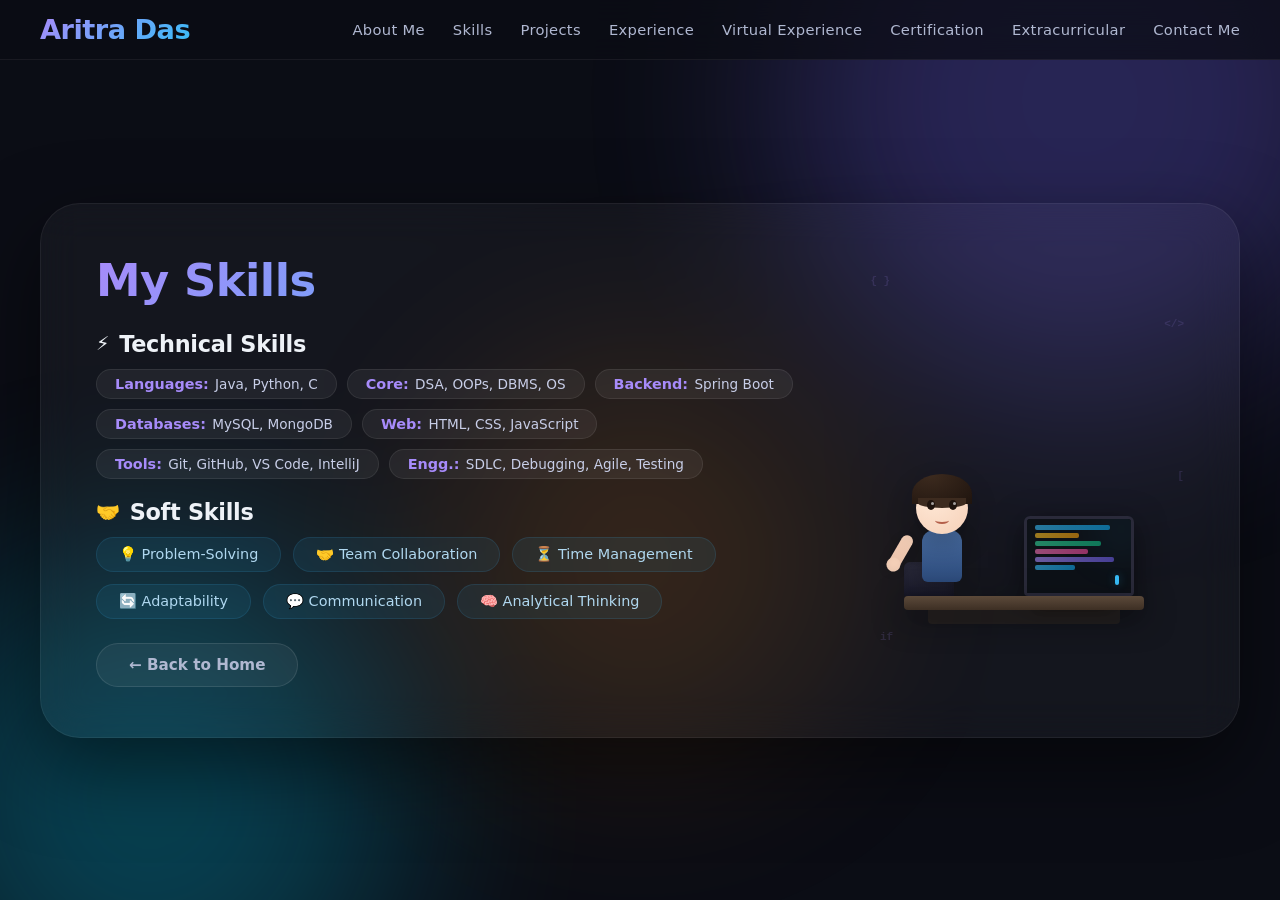
<file: skills.html>
<!DOCTYPE html>
<html lang="en">
<head>
    <meta charset="UTF-8">
    <meta name="viewport" content="width=device-width, initial-scale=1.0">
    <title>Skills | Aritra Das</title>
    <style>
        /* ───────────── RESET & BASE ───────────── */
        * {
            margin: 0;
            padding: 0;
            box-sizing: border-box;
        }

        body {
            font-family: 'Segoe UI', 'Poppins', system-ui, -apple-system, sans-serif;
            background: #0b0d15;
            color: #eef2f7;
            min-height: 100vh;
            overflow-x: hidden;
        }

        a {
            text-decoration: none;
            color: inherit;
        }

        /* ───────────── SCROLLBAR ───────────── */
        ::-webkit-scrollbar {
            width: 8px;
        }
        ::-webkit-scrollbar-track {
            background: #12162a;
        }
        ::-webkit-scrollbar-thumb {
            background: linear-gradient(135deg, #6c5ce7, #00b4d8);
            border-radius: 10px;
        }

        /* ───────────── ANIMATED BG ───────────── */
        .bg-glow {
            position: fixed;
            top: 0;
            left: 0;
            width: 100%;
            height: 100%;
            z-index: 0;
            pointer-events: none;
            overflow: hidden;
        }

        .bg-glow span {
            position: absolute;
            border-radius: 50%;
            filter: blur(100px);
            opacity: 0.3;
            animation: floatGlow 12s ease-in-out infinite alternate;
        }

        .bg-glow .g1 {
            width: 600px;
            height: 600px;
            top: -200px;
            right: -100px;
            background: #6c5ce7;
            animation-duration: 14s;
        }

        .bg-glow .g2 {
            width: 500px;
            height: 500px;
            bottom: -150px;
            left: -100px;
            background: #00b4d8;
            animation-duration: 18s;
            animation-delay: 2s;
        }

        .bg-glow .g3 {
            width: 400px;
            height: 400px;
            top: 40%;
            left: 50%;
            transform: translateX(-50%);
            background: #f77f00;
            animation-duration: 16s;
            animation-delay: 4s;
            opacity: 0.15;
        }

        @keyframes floatGlow {
            0% {
                transform: translate(0, 0) scale(1);
            }
            100% {
                transform: translate(60px, -40px) scale(1.2);
            }
        }

        /* ───────────── HEADER / NAV ───────────── */
        header {
            position: fixed;
            top: 0;
            left: 0;
            width: 100%;
            z-index: 1000;
            padding: 14px 40px;
            background: rgba(11, 13, 21, 0.75);
            backdrop-filter: blur(18px);
            -webkit-backdrop-filter: blur(18px);
            border-bottom: 1px solid rgba(255, 255, 255, 0.06);
            transition: 0.3s;
        }

        .navbar {
            max-width: 1400px;
            margin: 0 auto;
            display: flex;
            align-items: center;
            justify-content: space-between;
        }

        .logo {
            font-size: 1.7rem;
            font-weight: 700;
            background: linear-gradient(135deg, #a78bfa, #38bdf8);
            -webkit-background-clip: text;
            -webkit-text-fill-color: transparent;
            letter-spacing: -0.5px;
            cursor: default;
        }

        .nav-links {
            display: flex;
            list-style: none;
            gap: 28px;
            flex-wrap: wrap;
        }

        .nav-links li a {
            font-size: 0.92rem;
            font-weight: 500;
            color: #b0b8d1;
            transition: 0.3s;
            position: relative;
            letter-spacing: 0.3px;
        }

        .nav-links li a::after {
            content: '';
            position: absolute;
            left: 0;
            bottom: -4px;
            width: 0;
            height: 2px;
            background: linear-gradient(90deg, #a78bfa, #38bdf8);
            transition: 0.3s;
        }

        .nav-links li a:hover {
            color: #fff;
        }

        .nav-links li a:hover::after {
            width: 100%;
        }

        /* ───────────── HERO / SKILLS PAGE ───────────── */
        .hero {
            position: relative;
            z-index: 1;
            min-height: 100vh;
            display: flex;
            align-items: center;
            justify-content: center;
            padding: 120px 40px 80px;
        }

        .hero-content {
            max-width: 1300px;
            width: 100%;
            display: flex;
            align-items: center;
            justify-content: center;
        }

        /* ─── Skills Card (glass) ─── */
        .skills-card {
            background: rgba(255, 255, 255, 0.04);
            backdrop-filter: blur(20px);
            -webkit-backdrop-filter: blur(20px);
            border: 1px solid rgba(255, 255, 255, 0.06);
            border-radius: 40px;
            padding: 50px 55px;
            display: flex;
            gap: 50px;
            align-items: stretch;
            width: 100%;
            max-width: 1200px;
            box-shadow: 0 30px 80px rgba(0, 0, 0, 0.5);
            transition: 0.3s;
        }

        /* ─── Left column: Skills text ─── */
        .skills-text {
            flex: 1.2;
        }

        .skills-text h1 {
            font-size: 2.8rem;
            font-weight: 800;
            background: linear-gradient(135deg, #a78bfa, #38bdf8);
            -webkit-background-clip: text;
            -webkit-text-fill-color: transparent;
            margin-bottom: 24px;
            letter-spacing: -0.5px;
        }

        .skills-text h2 {
            font-size: 1.4rem;
            font-weight: 700;
            color: #eef2f7;
            margin: 20px 0 12px 0;
            letter-spacing: -0.3px;
            display: flex;
            align-items: center;
            gap: 10px;
        }

        .skills-text h2:first-of-type {
            margin-top: 0;
        }

        .skills-text h2 .badge-icon {
            font-size: 1.2rem;
        }

        /* Skill tags */
        .skill-tags {
            display: flex;
            flex-wrap: wrap;
            gap: 10px;
            margin-bottom: 6px;
        }

        .skill-tag {
            background: rgba(255, 255, 255, 0.06);
            border: 1px solid rgba(255, 255, 255, 0.08);
            padding: 6px 18px;
            border-radius: 40px;
            font-size: 0.85rem;
            color: #c8cee8;
            transition: 0.3s;
            font-weight: 500;
        }

        .skill-tag:hover {
            background: rgba(167, 139, 250, 0.15);
            border-color: rgba(167, 139, 250, 0.3);
            color: #fff;
            transform: translateY(-2px);
            box-shadow: 0 6px 20px rgba(108, 92, 231, 0.15);
        }

        /* Category label inside tags */
        .skill-category {
            font-weight: 600;
            color: #a78bfa;
            font-size: 0.9rem;
            margin-right: 2px;
        }

        /* Soft skills - chip style */
        .soft-skill-chips {
            display: flex;
            flex-wrap: wrap;
            gap: 12px;
            margin-top: 4px;
        }

        .soft-chip {
            background: rgba(56, 189, 248, 0.08);
            border: 1px solid rgba(56, 189, 248, 0.12);
            padding: 8px 22px;
            border-radius: 40px;
            font-size: 0.9rem;
            color: #b0d8f0;
            transition: 0.3s;
            font-weight: 500;
        }

        .soft-chip:hover {
            background: rgba(56, 189, 248, 0.18);
            border-color: rgba(56, 189, 248, 0.3);
            color: #fff;
            transform: translateY(-2px);
            box-shadow: 0 6px 20px rgba(56, 189, 248, 0.12);
        }

        /* ─── Right column: Coding Animation ─── */
        .skills-animation {
            flex: 0 0 320px;
            display: flex;
            flex-direction: column;
            align-items: center;
            justify-content: center;
            position: relative;
        }

        /* ─── CODING CHARACTER ANIMATION ─── */
        .coding-scene {
            position: relative;
            width: 280px;
            height: 300px;
            animation: floatBob 4.2s ease-in-out infinite;
        }

        @keyframes floatBob {
            0%,
            100% {
                transform: translateY(0);
            }
            50% {
                transform: translateY(-12px);
            }
        }

        /* ─── Desk ─── */
        .desk {
            position: absolute;
            bottom: 10px;
            left: 50%;
            transform: translateX(-50%);
            width: 240px;
            height: 14px;
            background: linear-gradient(180deg, #5c4a3a, #3d2f24);
            border-radius: 4px;
            box-shadow: 0 8px 30px rgba(0, 0, 0, 0.5);
            z-index: 2;
        }

        .desk::before {
            content: '';
            position: absolute;
            bottom: -14px;
            left: 10%;
            width: 80%;
            height: 14px;
            background: #3d2f24;
            border-radius: 0 0 4px 4px;
            opacity: 0.3;
        }

        /* ─── Chair ─── */
        .chair {
            position: absolute;
            bottom: 24px;
            left: 20px;
            width: 50px;
            height: 34px;
            background: linear-gradient(180deg, #2a2a3a, #1a1a2a);
            border-radius: 6px 6px 0 0;
            z-index: 0;
            box-shadow: inset -4px 0 10px rgba(0, 0, 0, 0.2);
        }

        .chair::after {
            content: '';
            position: absolute;
            bottom: -8px;
            left: 50%;
            transform: translateX(-50%);
            width: 30px;
            height: 8px;
            background: #1a1a2a;
            border-radius: 0 0 6px 6px;
        }

        /* ─── Monitor ─── */
        .monitor {
            position: absolute;
            bottom: 24px;
            right: 30px;
            width: 110px;
            height: 80px;
            background: #0d0d18;
            border-radius: 6px 6px 4px 4px;
            border: 3px solid #2a2a3a;
            box-shadow: 0 8px 30px rgba(0, 0, 0, 0.5), inset 0 0 20px rgba(0, 0, 0, 0.3);
            z-index: 1;
            overflow: hidden;
        }

        .monitor::after {
            content: '';
            position: absolute;
            bottom: -10px;
            left: 50%;
            transform: translateX(-50%);
            width: 20px;
            height: 10px;
            background: #2a2a3a;
            border-radius: 0 0 4px 4px;
        }

        /* ─── Monitor screen ─── */
        .screen {
            width: 100%;
            height: 100%;
            padding: 6px 8px;
            display: flex;
            flex-direction: column;
            gap: 3px;
            background: #0d1117;
            position: relative;
            overflow: hidden;
        }

        .screen-glow {
            position: absolute;
            top: -20px;
            right: -20px;
            width: 60px;
            height: 60px;
            background: rgba(56, 189, 248, 0.06);
            border-radius: 50%;
            filter: blur(20px);
        }

        .code-line {
            height: 5px;
            border-radius: 2px;
            opacity: 0.6;
            animation: codePulse 2.8s ease-in-out infinite;
        }

        .code-line:nth-child(1) {
            width: 70%;
            background: linear-gradient(90deg, #a78bfa, #6c5ce7);
            animation-delay: 0s;
        }
        .code-line:nth-child(2) {
            width: 85%;
            background: linear-gradient(90deg, #38bdf8, #0ea5e9);
            animation-delay: 0.4s;
        }
        .code-line:nth-child(3) {
            width: 50%;
            background: linear-gradient(90deg, #fbbf24, #f59e0b);
            animation-delay: 0.8s;
        }
        .code-line:nth-child(4) {
            width: 75%;
            background: linear-gradient(90deg, #34d399, #10b981);
            animation-delay: 1.2s;
        }
        .code-line:nth-child(5) {
            width: 60%;
            background: linear-gradient(90deg, #f472b6, #ec4899);
            animation-delay: 1.6s;
        }
        .code-line:nth-child(6) {
            width: 90%;
            background: linear-gradient(90deg, #a78bfa, #6c5ce7);
            animation-delay: 2.0s;
        }
        .code-line:nth-child(7) {
            width: 45%;
            background: linear-gradient(90deg, #38bdf8, #0ea5e9);
            animation-delay: 2.4s;
        }

        /* Cursor blink on screen */
        .cursor-blink {
            position: absolute;
            bottom: 8px;
            right: 12px;
            width: 4px;
            height: 10px;
            background: #38bdf8;
            border-radius: 2px;
            animation: blinkCursor 1s step-end infinite;
            box-shadow: 0 0 10px rgba(56, 189, 248, 0.3);
        }

        @keyframes blinkCursor {
            0%,
            100% {
                opacity: 1;
            }
            50% {
                opacity: 0;
            }
        }

        @keyframes codePulse {
            0%,
            100% {
                opacity: 0.5;
                transform: scaleX(1);
            }
            50% {
                opacity: 0.9;
                transform: scaleX(1.02);
            }
        }

        /* ─── Keyboard ─── */
        .keyboard {
            position: absolute;
            bottom: 10px;
            right: 52px;
            width: 80px;
            height: 16px;
            background: linear-gradient(180deg, #2a2a3a, #1a1a2a);
            border-radius: 4px;
            z-index: 1;
            box-shadow: 0 4px 12px rgba(0, 0, 0, 0.3);
            transform: perspective(200px) rotateX(8deg);
        }

        .keyboard::before {
            content: '⌨';
            position: absolute;
            top: 50%;
            left: 50%;
            transform: translate(-50%, -50%);
            font-size: 10px;
            color: rgba(255, 255, 255, 0.1);
            letter-spacing: 2px;
        }

        /* ─── Character Body ─── */
        .coder-body {
            position: absolute;
            bottom: 38px;
            left: 38px;
            width: 40px;
            height: 52px;
            background: linear-gradient(180deg, #4a6fa5, #2c4a7a);
            border-radius: 12px 12px 6px 6px;
            z-index: 0;
            box-shadow: 0 4px 20px rgba(0, 0, 0, 0.2);
            animation: bodyBreathe 3.6s ease-in-out infinite;
        }

        @keyframes bodyBreathe {
            0%,
            100% {
                transform: scaleY(1);
            }
            50% {
                transform: scaleY(1.02);
            }
        }

        /* ─── Character Head ─── */
        .coder-head {
            position: absolute;
            bottom: 86px;
            left: 32px;
            width: 52px;
            height: 52px;
            border-radius: 50%;
            background: radial-gradient(circle at 35% 30%, #ffe8d6, #f5d0b8);
            box-shadow: 0 8px 30px rgba(0, 0, 0, 0.3);
            z-index: 1;
            animation: headNod 4s ease-in-out infinite;
        }

        @keyframes headNod {
            0%,
            100% {
                transform: rotate(0deg);
            }
            25% {
                transform: rotate(2deg);
            }
            75% {
                transform: rotate(-2deg);
            }
        }

        /* Hair */
        .coder-hair {
            position: absolute;
            top: -8px;
            left: 50%;
            transform: translateX(-50%);
            width: 60px;
            height: 30px;
            background: radial-gradient(ellipse at 30% 0%, #3d2b1f, #1f140e);
            border-radius: 60% 60% 0 0 / 80% 80% 0 0;
            z-index: 2;
        }

        .coder-hair::after {
            content: '';
            position: absolute;
            bottom: -4px;
            left: 10%;
            width: 80%;
            height: 10px;
            background: #3d2b1f;
            border-radius: 0 0 50% 50%;
        }

        /* Eyes */
        .coder-eyes {
            position: absolute;
            top: 18px;
            left: 50%;
            transform: translateX(-50%);
            width: 30px;
            display: flex;
            justify-content: space-between;
            z-index: 3;
        }

        .coder-eye {
            width: 8px;
            height: 10px;
            background: #1f140e;
            border-radius: 50%;
            position: relative;
            animation: blinkEyes 4.6s ease-in-out infinite;
        }

        .coder-eye::after {
            content: '';
            position: absolute;
            top: 2px;
            right: 1px;
            width: 3px;
            height: 3px;
            background: #fff;
            border-radius: 50%;
            opacity: 0.6;
        }

        @keyframes blinkEyes {
            0%,
            92%,
            100% {
                transform: scaleY(1);
            }
            94% {
                transform: scaleY(0.05);
            }
        }

        /* Mouth - coding focus (slight smile) */
        .coder-mouth {
            position: absolute;
            bottom: 10px;
            left: 50%;
            transform: translateX(-50%);
            width: 14px;
            height: 7px;
            border-bottom: 2.5px solid #b45f4a;
            border-radius: 0 0 50% 50%;
            z-index: 3;
        }

        /* ─── Arms typing ─── */
        .coder-arm {
            position: absolute;
            width: 12px;
            height: 36px;
            background: linear-gradient(180deg, #f5d0b8, #e8bfa8);
            border-radius: 20px;
            z-index: 0;
            transform-origin: top center;
            box-shadow: 0 4px 12px rgba(0, 0, 0, 0.1);
        }

        .coder-arm.left {
            bottom: 48px;
            left: 20px;
            transform: rotate(30deg);
            animation: typeLeft 0.8s ease-in-out infinite alternate;
        }

        .coder-arm.right {
            bottom: 48px;
            right: 100px;
            transform: rotate(-30deg);
            animation: typeRight 0.7s ease-in-out infinite alternate;
        }

        @keyframes typeLeft {
            0% {
                transform: rotate(25deg) translateY(0);
            }
            100% {
                transform: rotate(40deg) translateY(-4px);
            }
        }

        @keyframes typeRight {
            0% {
                transform: rotate(-25deg) translateY(0);
            }
            100% {
                transform: rotate(-40deg) translateY(-4px);
            }
        }

        /* Hands */
        .coder-hand {
            position: absolute;
            bottom: -4px;
            left: 50%;
            transform: translateX(-50%);
            width: 14px;
            height: 14px;
            background: #f5d0b8;
            border-radius: 50%;
            box-shadow: inset 0 -2px 6px rgba(0, 0, 0, 0.05);
        }

        /* ─── Floating code particles ─── */
        .code-particles {
            position: absolute;
            top: 0;
            left: 0;
            width: 100%;
            height: 100%;
            pointer-events: none;
            z-index: 0;
            overflow: hidden;
        }

        .code-particle {
            position: absolute;
            font-family: 'Courier New', monospace;
            font-size: 11px;
            color: rgba(167, 139, 250, 0.15);
            animation: floatCode 8s ease-in-out infinite;
            font-weight: 600;
        }

        .code-particle:nth-child(1) {
            top: 5%;
            left: 2%;
            animation-delay: 0s;
            content: '{}';
        }
        .code-particle:nth-child(2) {
            top: 15%;
            right: 0%;
            animation-delay: 1.5s;
        }
        .code-particle:nth-child(3) {
            bottom: 30%;
            left: -4%;
            animation-delay: 3s;
        }
        .code-particle:nth-child(4) {
            top: 50%;
            right: -2%;
            animation-delay: 4.5s;
        }
        .code-particle:nth-child(5) {
            bottom: 10%;
            left: 5%;
            animation-delay: 2s;
        }

        @keyframes floatCode {
            0% {
                transform: translate(0, 0) rotate(0deg);
                opacity: 0.1;
            }
            50% {
                opacity: 0.3;
            }
            100% {
                transform: translate(10px, -40px) rotate(10deg);
                opacity: 0.05;
            }
        }

        /* ─── Back button ─── */
        .back-btn {
            display: inline-flex;
            align-items: center;
            gap: 10px;
            margin-top: 24px;
            padding: 12px 32px;
            border-radius: 60px;
            font-weight: 600;
            font-size: 0.95rem;
            background: rgba(255, 255, 255, 0.05);
            border: 1.5px solid rgba(255, 255, 255, 0.10);
            color: #b0b8d1;
            transition: 0.3s;
        }

        .back-btn:hover {
            background: rgba(167, 139, 250, 0.15);
            border-color: #a78bfa;
            color: #fff;
            transform: translateX(-4px);
        }

        /* ───────────── RESPONSIVE ───────────── */
        @media (max-width: 968px) {
            .skills-card {
                flex-direction: column;
                align-items: center;
                padding: 35px 30px;
                gap: 40px;
            }

            .skills-text h1 {
                font-size: 2.2rem;
                text-align: center;
            }

            .skills-text h2 {
                justify-content: center;
            }

            .skill-tags {
                justify-content: center;
            }

            .soft-skill-chips {
                justify-content: center;
            }

            .skills-animation {
                flex: 0 0 auto;
                width: 100%;
            }

            .coding-scene {
                transform: scale(0.85);
            }

            header {
                padding: 10px 20px;
            }
            .nav-links {
                gap: 14px;
            }
            .nav-links li a {
                font-size: 0.78rem;
            }
            .logo {
                font-size: 1.3rem;
            }
        }

        @media (max-width: 600px) {
            .nav-links {
                gap: 10px;
                justify-content: center;
            }
            .nav-links li a {
                font-size: 0.7rem;
            }
            .hero {
                padding: 100px 16px 60px;
            }
            .skills-card {
                padding: 25px 18px;
                border-radius: 28px;
            }
            .skills-text h1 {
                font-size: 1.8rem;
            }
            .skills-text h2 {
                font-size: 1.1rem;
            }
            .skill-tag {
                font-size: 0.75rem;
                padding: 4px 14px;
            }
            .soft-chip {
                font-size: 0.8rem;
                padding: 6px 16px;
            }
            .coding-scene {
                transform: scale(0.7);
            }
            .back-btn {
                padding: 10px 22px;
                font-size: 0.85rem;
            }
        }
    </style>
</head>
<body>

    <!-- Animated Background -->
    <div class="bg-glow">
        <span class="g1"></span>
        <span class="g2"></span>
        <span class="g3"></span>
    </div>

    <!-- HEADER -->
    <header>
        <nav class="navbar">
            <h2 class="logo">Aritra Das</h2>
            <ul class="nav-links">
                <li><a href="about.html">About Me</a></li>
                <li><a href="skills.html">Skills</a></li>
                <li><a href="projects.html">Projects</a></li>
                <li><a href="experience.html">Experience</a></li>
                <li><a href="virtual.html">Virtual Experience</a></li>
                <li><a href="certification.html">Certification</a></li>
                <li><a href="extracurricular.html">Extracurricular</a></li>
                <li><a href="contact.html">Contact Me</a></li>
            </ul>
        </nav>
    </header>

    <!-- SKILLS SECTION -->
    <section class="hero">
        <div class="hero-content">

            <div class="skills-card">

                <!-- Left: Skills Text -->
                <div class="skills-text">
                    <h1>My Skills</h1>

                    <!-- Technical Skills -->
                    <h2><span class="badge-icon">⚡</span> Technical Skills</h2>

                    <div class="skill-tags">
                        <span class="skill-tag"><span class="skill-category">Languages:</span> Java, Python, C</span>
                        <span class="skill-tag"><span class="skill-category">Core:</span> DSA, OOPs, DBMS, OS</span>
                        <span class="skill-tag"><span class="skill-category">Backend:</span> Spring Boot</span>
                        <span class="skill-tag"><span class="skill-category">Databases:</span> MySQL, MongoDB</span>
                        <span class="skill-tag"><span class="skill-category">Web:</span> HTML, CSS, JavaScript</span>
                        <span class="skill-tag"><span class="skill-category">Tools:</span> Git, GitHub, VS Code, IntelliJ</span>
                        <span class="skill-tag"><span class="skill-category">Engg.:</span> SDLC, Debugging, Agile, Testing</span>
                    </div>

                    <!-- Soft Skills -->
                    <h2><span class="badge-icon">🤝</span> Soft Skills</h2>

                    <div class="soft-skill-chips">
                        <span class="soft-chip">💡 Problem-Solving</span>
                        <span class="soft-chip">🤝 Team Collaboration</span>
                        <span class="soft-chip">⏳ Time Management</span>
                        <span class="soft-chip">🔄 Adaptability</span>
                        <span class="soft-chip">💬 Communication</span>
                        <span class="soft-chip">🧠 Analytical Thinking</span>
                    </div>

                    <!-- Back Button -->
                    <a href="index.html" class="back-btn">← Back to Home</a>
                </div>

                <!-- Right: Coding Animation -->
                <div class="skills-animation">

                    <!-- Floating code particles -->
                    <div class="code-particles">
                        <span class="code-particle">{ }</span>
                        <span class="code-particle">&lt;/&gt;</span>
                        <span class="code-particle">()</span>
                        <span class="code-particle">[]</span>
                        <span class="code-particle">if</span>
                    </div>

                    <div class="coding-scene">

                        <!-- Desk -->
                        <div class="desk"></div>

                        <!-- Keyboard -->
                        <div class="keyboard"></div>

                        <!-- Monitor -->
                        <div class="monitor">
                            <div class="screen">
                                <div class="screen-glow"></div>
                                <div class="code-line"></div>
                                <div class="code-line"></div>
                                <div class="code-line"></div>
                                <div class="code-line"></div>
                                <div class="code-line"></div>
                                <div class="code-line"></div>
                                <div class="code-line"></div>
                                <div class="cursor-blink"></div>
                            </div>
                        </div>

                        <!-- Chair -->
                        <div class="chair"></div>

                        <!-- Character -->
                        <div class="coder-body"></div>
                        <div class="coder-head">
                            <div class="coder-hair"></div>
                            <div class="coder-eyes">
                                <span class="coder-eye"></span>
                                <span class="coder-eye"></span>
                            </div>
                            <div class="coder-mouth"></div>
                        </div>

                        <!-- Arms typing -->
                        <div class="coder-arm left">
                            <div class="coder-hand"></div>
                        </div>
                        <div class="coder-arm right">
                            <div class="coder-hand"></div>
                        </div>

                    </div><!-- /coding-scene -->

                </div><!-- /skills-animation -->

            </div><!-- /skills-card -->

        </div><!-- /hero-content -->
    </section>

</body>
</html>
</file>
<file: style.css>
/* ───────────── RESET & BASE ───────────── */
* {
    margin: 0;
    padding: 0;
    box-sizing: border-box;
}

body {
    font-family: 'Segoe UI', 'Poppins', system-ui, -apple-system, sans-serif;
    background: #0b0d15;
    color: #eef2f7;
    min-height: 100vh;
    overflow-x: hidden;
}

a {
    text-decoration: none;
    color: inherit;
}

/* ───────────── SCROLLBAR ───────────── */
::-webkit-scrollbar {
    width: 8px;
}
::-webkit-scrollbar-track {
    background: #12162a;
}
::-webkit-scrollbar-thumb {
    background: linear-gradient(135deg, #6c5ce7, #00b4d8);
    border-radius: 10px;
}

/* ───────────── ANIMATED BG ───────────── */
.bg-glow {
    position: fixed;
    top: 0;
    left: 0;
    width: 100%;
    height: 100%;
    z-index: 0;
    pointer-events: none;
    overflow: hidden;
}

.bg-glow span {
    position: absolute;
    border-radius: 50%;
    filter: blur(100px);
    opacity: 0.3;
    animation: floatGlow 12s ease-in-out infinite alternate;
}

.bg-glow .g1 {
    width: 600px;
    height: 600px;
    top: -200px;
    right: -100px;
    background: #6c5ce7;
    animation-duration: 14s;
}

.bg-glow .g2 {
    width: 500px;
    height: 500px;
    bottom: -150px;
    left: -100px;
    background: #00b4d8;
    animation-duration: 18s;
    animation-delay: 2s;
}

.bg-glow .g3 {
    width: 400px;
    height: 400px;
    top: 40%;
    left: 50%;
    transform: translateX(-50%);
    background: #f77f00;
    animation-duration: 16s;
    animation-delay: 4s;
    opacity: 0.15;
}

@keyframes floatGlow {
    0% {
        transform: translate(0, 0) scale(1);
    }
    100% {
        transform: translate(60px, -40px) scale(1.2);
    }
}

/* ───────────── HEADER / NAV ───────────── */
header {
    position: fixed;
    top: 0;
    left: 0;
    width: 100%;
    z-index: 1000;
    padding: 14px 40px;
    background: rgba(11, 13, 21, 0.75);
    backdrop-filter: blur(18px);
    -webkit-backdrop-filter: blur(18px);
    border-bottom: 1px solid rgba(255, 255, 255, 0.06);
    transition: 0.3s;
}

.navbar {
    max-width: 1400px;
    margin: 0 auto;
    display: flex;
    align-items: center;
    justify-content: space-between;
}

.logo {
    font-size: 1.7rem;
    font-weight: 700;
    background: linear-gradient(135deg, #a78bfa, #38bdf8);
    -webkit-background-clip: text;
    -webkit-text-fill-color: transparent;
    letter-spacing: -0.5px;
    cursor: default;
}

.nav-links {
    display: flex;
    list-style: none;
    gap: 28px;
    flex-wrap: wrap;
}

.nav-links li a {
    font-size: 0.92rem;
    font-weight: 500;
    color: #b0b8d1;
    transition: 0.3s;
    position: relative;
    letter-spacing: 0.3px;
}

.nav-links li a::after {
    content: '';
    position: absolute;
    left: 0;
    bottom: -4px;
    width: 0;
    height: 2px;
    background: linear-gradient(90deg, #a78bfa, #38bdf8);
    transition: 0.3s;
}

.nav-links li a:hover {
    color: #fff;
}

.nav-links li a:hover::after {
    width: 100%;
}

/* ───────────── HERO ───────────── */
.hero {
    position: relative;
    z-index: 1;
    min-height: 100vh;
    display: flex;
    align-items: center;
    justify-content: center;
    padding: 120px 40px 80px;
}

.hero-content {
    max-width: 1300px;
    width: 100%;
    display: flex;
    align-items: center;
    justify-content: space-between;
    gap: 60px;
    flex-wrap: wrap;
}

/* ── left text ── */
.hero-text {
    flex: 1 1 480px;
}

.hero-text .badge {
    display: inline-block;
    font-size: 0.8rem;
    font-weight: 600;
    text-transform: uppercase;
    letter-spacing: 2px;
    color: #a78bfa;
    background: rgba(167, 139, 250, 0.12);
    padding: 6px 18px;
    border-radius: 40px;
    border: 1px solid rgba(167, 139, 250, 0.15);
    margin-bottom: 18px;
}

.hero-text h1 {
    font-size: clamp(2.6rem, 7vw, 4.8rem);
    font-weight: 800;
    line-height: 1.1;
    margin-bottom: 12px;
}

.hero-text h1 .highlight {
    background: linear-gradient(135deg, #a78bfa, #38bdf8);
    -webkit-background-clip: text;
    -webkit-text-fill-color: transparent;
}

.hero-text .subtitle {
    font-size: clamp(1.1rem, 2vw, 1.5rem);
    font-weight: 400;
    color: #b0b8d1;
    margin-bottom: 16px;
}

.hero-text .subtitle span {
    color: #eef2f7;
    font-weight: 500;
}

.hero-text p {
    font-size: 1.05rem;
    color: #8f97b5;
    max-width: 460px;
    line-height: 1.7;
    margin-bottom: 32px;
}

.hero-text .cta-group {
    display: flex;
    gap: 16px;
    flex-wrap: wrap;
}

.btn {
    display: inline-flex;
    align-items: center;
    gap: 8px;
    padding: 12px 32px;
    border-radius: 60px;
    font-weight: 600;
    font-size: 0.95rem;
    transition: 0.3s;
    border: none;
    cursor: pointer;
    background: transparent;
    color: #fff;
}

.btn-primary {
    background: linear-gradient(135deg, #6c5ce7, #38bdf8);
    box-shadow: 0 8px 28px rgba(108, 92, 231, 0.3);
}

.btn-primary:hover {
    transform: translateY(-3px) scale(1.02);
    box-shadow: 0 12px 36px rgba(108, 92, 231, 0.45);
}

.btn-outline {
    background: linear-gradient(135deg, #6c5ce7, #38bdf8);
    box-shadow: 0 8px 28px rgba(108, 92, 231, 0.3);
}

.btn-outline:hover {
    background: rgba(255, 255, 255, 0.08);
    border-color: rgba(255, 255, 255, 0.3);
    transform: translateY(-3px);
}

/* ── right character ── */
.hero-character {
    flex: 0 0 320px;
    display: flex;
    flex-direction: column;
    align-items: center;
    justify-content: center;
    position: relative;
}

/* ─── CHARACTER ─── */
.character {
    position: relative;
    width: 240px;
    height: 320px;
    animation: floatBob 3.8s ease-in-out infinite;
}

@keyframes floatBob {
    0%,
    100% {
        transform: translateY(0);
    }
    50% {
        transform: translateY(-16px);
    }
}

/* head */
.char-head {
    position: absolute;
    top: 0;
    left: 50%;
    transform: translateX(-50%);
    width: 110px;
    height: 110px;
    border-radius: 50%;
    background: radial-gradient(circle at 35% 30%, #ffe8d6, #f5d0b8);
    box-shadow: 0 12px 40px rgba(0, 0, 0, 0.4), inset 0 -4px 10px rgba(0, 0, 0, 0.05);
    z-index: 2;
    overflow: visible;
}

/* hair */
.char-hair {
    position: absolute;
    top: -12px;
    left: 50%;
    transform: translateX(-50%);
    width: 130px;
    height: 70px;
    background: radial-gradient(ellipse at 30% 0%, #3d2b1f, #1f140e);
    border-radius: 70% 70% 0 0 / 100% 100% 0 0;
    z-index: 1;
}
.char-hair::after {
    content: '';
    position: absolute;
    bottom: -6px;
    left: 10%;
    width: 80%;
    height: 16px;
    background: #3d2b1f;
    border-radius: 0 0 50% 50%;
}

/* eyes */
.char-eyes {
    position: absolute;
    top: 38px;
    left: 50%;
    transform: translateX(-50%);
    width: 64px;
    display: flex;
    justify-content: space-between;
    z-index: 3;
}
.eye {
    width: 18px;
    height: 20px;
    background: #1f140e;
    border-radius: 50%;
    position: relative;
    animation: blink 4.2s ease-in-out infinite;
}
.eye::after {
    content: '';
    position: absolute;
    top: 3px;
    right: 3px;
    width: 7px;
    height: 7px;
    background: #fff;
    border-radius: 50%;
    opacity: 0.7;
}

@keyframes blink {
    0%,
    94%,
    100% {
        transform: scaleY(1);
    }
    96% {
        transform: scaleY(0.05);
    }
}

/* mouth - smile */
.char-mouth {
    position: absolute;
    bottom: 22px;
    left: 50%;
    transform: translateX(-50%);
    width: 28px;
    height: 14px;
    border-bottom: 3.5px solid #b45f4a;
    border-radius: 0 0 50% 50%;
    z-index: 3;
}

/* cheeks */
.char-cheek {
    position: absolute;
    top: 58px;
    width: 18px;
    height: 12px;
    background: rgba(255, 150, 150, 0.25);
    border-radius: 50%;
    z-index: 2;
    filter: blur(1px);
}
.char-cheek.l {
    left: 8px;
}
.char-cheek.r {
    right: 8px;
}

/* body */
.char-body {
    position: absolute;
    top: 96px;
    left: 50%;
    transform: translateX(-50%);
    width: 100px;
    height: 110px;
    background: linear-gradient(170deg, #4a6fa5, #2c4a7a);
    border-radius: 30px 30px 20px 20px;
    z-index: 1;
    box-shadow: 0 8px 30px rgba(0, 0, 0, 0.3);
    overflow: hidden;
}
/* shirt detail */
.char-body::before {
    content: '';
    position: absolute;
    top: 0;
    left: 50%;
    transform: translateX(-50%);
    width: 30px;
    height: 100%;
    background: rgba(255, 255, 255, 0.06);
    border-left: 2px solid rgba(255, 255, 255, 0.05);
    border-right: 2px solid rgba(255, 255, 255, 0.05);
}
/* collar */
.char-body::after {
    content: '';
    position: absolute;
    top: -2px;
    left: 50%;
    transform: translateX(-50%);
    width: 40px;
    height: 16px;
    background: #2c4a7a;
    border-radius: 0 0 50% 50%;
    border: 2px solid #3d5f8f;
    border-top: none;
}

/* arms */
.char-arm {
    position: absolute;
    top: 106px;
    width: 18px;
    height: 68px;
    background: linear-gradient(180deg, #f5d0b8, #e8bfa8);
    border-radius: 20px;
    z-index: 0;
    transform-origin: top center;
    box-shadow: 0 4px 12px rgba(0, 0, 0, 0.15);
}
.char-arm.l {
    left: 6px;
    transform: rotate(8deg);
}
.char-arm.r {
    right: 6px;
    transform: rotate(-12deg);
    animation: waveArm 1.6s ease-in-out infinite;
    transform-origin: top center;
}

@keyframes waveArm {
    0%,
    100% {
        transform: rotate(-12deg);
    }
    40% {
        transform: rotate(28deg);
    }
    70% {
        transform: rotate(-6deg);
    }
    85% {
        transform: rotate(18deg);
    }
}

/* hands */
.char-hand {
    position: absolute;
    bottom: -6px;
    left: 50%;
    transform: translateX(-50%);
    width: 20px;
    height: 20px;
    background: #f5d0b8;
    border-radius: 50%;
    box-shadow: inset 0 -4px 6px rgba(0, 0, 0, 0.05);
}

/* legs */
.char-legs {
    position: absolute;
    bottom: -4px;
    left: 50%;
    transform: translateX(-50%);
    width: 60px;
    display: flex;
    justify-content: space-between;
    z-index: 0;
}
.char-leg {
    width: 18px;
    height: 58px;
    background: linear-gradient(180deg, #2c3e6b, #1d2a4a);
    border-radius: 0 0 12px 12px;
    box-shadow: 0 6px 16px rgba(0, 0, 0, 0.25);
}
.char-leg.l {
    transform: rotate(6deg);
}
.char-leg.r {
    transform: rotate(-6deg);
}

/* shoes */
.char-shoe {
    position: absolute;
    bottom: -6px;
    left: 50%;
    transform: translateX(-50%);
    width: 26px;
    height: 12px;
    background: #1f140e;
    border-radius: 30% 30% 50% 50% / 40% 40% 60% 60%;
}

/* ─── "Hi" speech bubble ─── */
.speech-bubble {
    position: absolute;
    top: -28px;
    right: -40px;
    background: rgba(255, 255, 255, 0.08);
    backdrop-filter: blur(12px);
    -webkit-backdrop-filter: blur(12px);
    border: 1px solid rgba(255, 255, 255, 0.10);
    padding: 10px 18px;
    border-radius: 30px 30px 30px 6px;
    font-size: 1.1rem;
    font-weight: 700;
    color: #fff;
    box-shadow: 0 12px 40px rgba(0, 0, 0, 0.3);
    animation: popBubble 2.8s ease-in-out infinite;
    white-space: nowrap;
    letter-spacing: 0.5px;
}
.speech-bubble::before {
    content: '';
    position: absolute;
    bottom: -10px;
    left: 18px;
    border-left: 10px solid transparent;
    border-right: 10px solid transparent;
    border-top: 12px solid rgba(255, 255, 255, 0.08);
}
.speech-bubble .wave-emoji {
    display: inline-block;
    animation: waveHand 1.4s ease-in-out infinite;
    transform-origin: bottom center;
}

@keyframes popBubble {
    0%,
    100% {
        transform: scale(1) rotate(-1deg);
    }
    50% {
        transform: scale(1.04) rotate(1deg);
    }
}

@keyframes waveHand {
    0%,
    100% {
        transform: rotate(0deg);
    }
    25% {
        transform: rotate(20deg);
    }
    75% {
        transform: rotate(-10deg);
    }
}

/* floating particles around character */
.particles {
    position: absolute;
    top: 0;
    left: 0;
    width: 100%;
    height: 100%;
    pointer-events: none;
    z-index: 0;
}
.particle {
    position: absolute;
    border-radius: 50%;
    background: rgba(167, 139, 250, 0.2);
    animation: floatParticle 5s ease-in-out infinite alternate;
}
.particle:nth-child(1) {
    width: 8px;
    height: 8px;
    top: 10%;
    left: 5%;
    animation-duration: 4.2s;
    background: rgba(56, 189, 248, 0.25);
}
.particle:nth-child(2) {
    width: 12px;
    height: 12px;
    bottom: 20%;
    right: 0%;
    animation-duration: 5.8s;
    animation-delay: 1s;
    background: rgba(167, 139, 250, 0.2);
}
.particle:nth-child(3) {
    width: 6px;
    height: 6px;
    top: 50%;
    left: -8%;
    animation-duration: 3.6s;
    animation-delay: 0.6s;
    background: rgba(247, 127, 0, 0.2);
}
.particle:nth-child(4) {
    width: 14px;
    height: 14px;
    bottom: 8%;
    left: 10%;
    animation-duration: 6.2s;
    animation-delay: 1.8s;
    background: rgba(56, 189, 248, 0.15);
}

@keyframes floatParticle {
    0% {
        transform: translate(0, 0) scale(1);
        opacity: 0.4;
    }
    100% {
        transform: translate(20px, -30px) scale(1.6);
        opacity: 0.8;
    }
}

/* ───────────── RESPONSIVE ───────────── */
@media (max-width: 968px) {
    .hero-content {
        flex-direction: column;
        text-align: center;
    }
    .hero-text p {
        margin-left: auto;
        margin-right: auto;
    }
    .hero-text .cta-group {
        justify-content: center;
    }
    .hero-character {
        flex: 0 0 auto;
    }
    .character {
        width: 200px;
        height: 280px;
    }
    .char-head {
        width: 92px;
        height: 92px;
    }
    .char-hair {
        width: 110px;
        height: 58px;
        top: -10px;
    }
    .char-body {
        width: 84px;
        height: 92px;
        top: 80px;
    }
    .char-arm {
        height: 56px;
        width: 15px;
        top: 88px;
    }
    .char-arm.l {
        left: 4px;
    }
    .char-arm.r {
        right: 4px;
    }
    .char-leg {
        height: 48px;
        width: 15px;
    }
    .char-legs {
        width: 50px;
        bottom: -2px;
    }
    .char-shoe {
        width: 22px;
        height: 10px;
    }
    .char-eyes {
        width: 54px;
        top: 32px;
    }
    .eye {
        width: 15px;
        height: 17px;
    }
    .char-mouth {
        width: 22px;
        height: 11px;
        bottom: 18px;
    }
    .char-cheek {
        width: 14px;
        height: 10px;
        top: 48px;
    }
    .char-cheek.l {
        left: 6px;
    }
    .char-cheek.r {
        right: 6px;
    }
    .speech-bubble {
        font-size: 0.95rem;
        padding: 8px 14px;
        top: -20px;
        right: -20px;
    }
    header {
        padding: 10px 20px;
    }
    .nav-links {
        gap: 14px;
    }
    .nav-links li a {
        font-size: 0.78rem;
    }
    .logo {
        font-size: 1.3rem;
    }
}

@media (max-width: 600px) {
    .nav-links {
        gap: 10px;
        justify-content: center;
    }
    .nav-links li a {
        font-size: 0.7rem;
    }
    .hero {
        padding: 100px 20px 60px;
    }
    .hero-text h1 {
        font-size: 2.2rem;
    }
    .character {
        width: 160px;
        height: 230px;
    }
    .char-head {
        width: 74px;
        height: 74px;
    }
    .char-hair {
        width: 88px;
        height: 46px;
        top: -8px;
    }
    .char-body {
        width: 68px;
        height: 74px;
        top: 64px;
    }
    .char-arm {
        height: 44px;
        width: 12px;
        top: 70px;
    }
    .char-arm.l {
        left: 2px;
    }
    .char-arm.r {
        right: 2px;
    }
    .char-leg {
        height: 38px;
        width: 12px;
    }
    .char-legs {
        width: 40px;
        bottom: 0px;
    }
    .char-shoe {
        width: 18px;
        height: 8px;
    }
    .char-eyes {
        width: 44px;
        top: 26px;
    }
    .eye {
        width: 12px;
        height: 14px;
    }
    .char-mouth {
        width: 18px;
        height: 9px;
        bottom: 14px;
        border-bottom-width: 2.5px;
    }
    .char-cheek {
        width: 12px;
        height: 8px;
        top: 38px;
    }
    .char-cheek.l {
        left: 4px;
    }
    .char-cheek.r {
        right: 4px;
    }
    .speech-bubble {
        font-size: 0.8rem;
        padding: 6px 12px;
        top: -16px;
        right: -12px;
    }
    .btn {
        padding: 10px 22px;
        font-size: 0.85rem;
    }
}

/* ───────────── SOCIAL LINKS ───────────── */
.social-links {
    display: flex;
    gap: 14px;
    margin-top: 28px;
    flex-wrap: wrap;
}

.social-icon {
    display: flex;
    align-items: center;
    justify-content: center;
    width: 48px;
    height: 48px;
    border-radius: 50%;
    background: rgba(255, 255, 255, 0.04);
    border: 1.5px solid rgba(255, 255, 255, 0.08);
    font-size: 1.2rem;
    transition: 0.3s ease-in-out;
    text-decoration: none;
    position: relative;
}

.social-icon .text-logo {
    font-size: 0.6rem;
    font-weight: 700;
    letter-spacing: 0.5px;
    transition: 0.3s ease-in-out;
}

/* ─── GitHub — Light gray (#e0e0e0) / Bright white (#ffffff) ─── */
.social-icon.github {
    color: #e0e0e0 !important;
    border-color: rgba(224, 224, 224, 0.15) !important;
}
.social-icon.github i {
    color: #e0e0e0 !important;
}
.social-icon.github:hover {
    background: rgba(255, 255, 255, 0.08) !important;
    border-color: rgba(255, 255, 255, 0.25) !important;
    transform: translateY(-4px);
}
.social-icon.github:hover i {
    color: #ffffff !important;
}

/* ─── LinkedIn — Blue (#0a66c2) ─── */
.social-icon.linkedin {
    color: #0a66c2 !important;
    border-color: rgba(10, 102, 194, 0.2) !important;
}
.social-icon.linkedin i {
    color: #0a66c2 !important;
}
.social-icon.linkedin:hover {
    background: rgba(10, 102, 194, 0.12) !important;
    border-color: rgba(10, 102, 194, 0.4) !important;
    box-shadow: 0 0 24px rgba(10, 102, 194, 0.15) !important;
    transform: translateY(-4px);
}
.social-icon.linkedin:hover i {
    color: #0a66c2 !important;
}

/* ─── HackerRank — Green (#00e676) ─── */
.social-icon.hackerrank {
    color: #00e676 !important;
    border-color: rgba(0, 230, 118, 0.15) !important;
}
.social-icon.hackerrank i {
    color: #00e676 !important;
}
.social-icon.hackerrank:hover {
    background: rgba(0, 230, 118, 0.10) !important;
    border-color: rgba(0, 230, 118, 0.3) !important;
    box-shadow: 0 0 24px rgba(0, 230, 118, 0.12) !important;
    transform: translateY(-4px);
}
.social-icon.hackerrank:hover i {
    color: #00e676 !important;
}

/* ─── LeetCode — Orange (#ffa000) ─── */
.social-icon.leetcode {
    color: #ffa000 !important;
    border-color: rgba(255, 160, 0, 0.15) !important;
}
.social-icon.leetcode i {
    color: #ffa000 !important;
}
.social-icon.leetcode:hover {
    background: rgba(255, 160, 0, 0.10) !important;
    border-color: rgba(255, 160, 0, 0.3) !important;
    box-shadow: 0 0 24px rgba(255, 160, 0, 0.12) !important;
    transform: translateY(-4px);
}
.social-icon.leetcode:hover i {
    color: #ffa000 !important;
}

/* ─── Medium — Light gray (#b0b8d1) / Bright white (#ffffff) ─── */
.social-icon.medium {
    color: #b0b8d1 !important;
    border-color: rgba(176, 184, 209, 0.12) !important;
}
.social-icon.medium i {
    color: #b0b8d1 !important;
}
.social-icon.medium:hover {
    background: rgba(255, 255, 255, 0.06) !important;
    border-color: rgba(255, 255, 255, 0.15) !important;
    transform: translateY(-4px);
}
.social-icon.medium:hover i {
    color: #ffffff !important;
}

/* ─── GUVI — Green (#00c853) ─── */
.social-icon.guvi {
    color: #00c853 !important;
    border-color: rgba(0, 200, 83, 0.15) !important;
}
.social-icon.guvi .text-logo {
    color: #00c853 !important;
}
.social-icon.guvi:hover {
    background: rgba(0, 200, 83, 0.10) !important;
    border-color: rgba(0, 200, 83, 0.3) !important;
    box-shadow: 0 0 24px rgba(0, 200, 83, 0.12) !important;
    transform: translateY(-4px);
}
.social-icon.guvi:hover .text-logo {
    color: #00c853 !important;
}

/* ─── GeeksforGeeks — Green (#2f9943) ─── */
.social-icon.gfg {
    color: #2f9943 !important;
    border-color: rgba(47, 153, 67, 0.15) !important;
}
.social-icon.gfg .text-logo {
    color: #2f9943 !important;
}
.social-icon.gfg:hover {
    background: rgba(47, 153, 67, 0.10) !important;
    border-color: rgba(47, 153, 67, 0.3) !important;
    box-shadow: 0 0 24px rgba(47, 153, 67, 0.12) !important;
    transform: translateY(-4px);
}
.social-icon.gfg:hover .text-logo {
    color: #2f9943 !important;
}

/* ─── Shared hover shadow ─── */
.social-icon:hover {
    box-shadow: 0 8px 28px rgba(0, 0, 0, 0.25) !important;
}

/* ───────────── RESPONSIVE: SOCIAL LINKS ───────────── */
@media (max-width: 600px) {
    .social-links {
        gap: 10px;
        justify-content: center;
    }

    .social-icon {
        width: 42px;
        height: 42px;
        font-size: 1rem;
    }

    .social-icon .text-logo {
        font-size: 0.5rem;
    }
}
</file>
